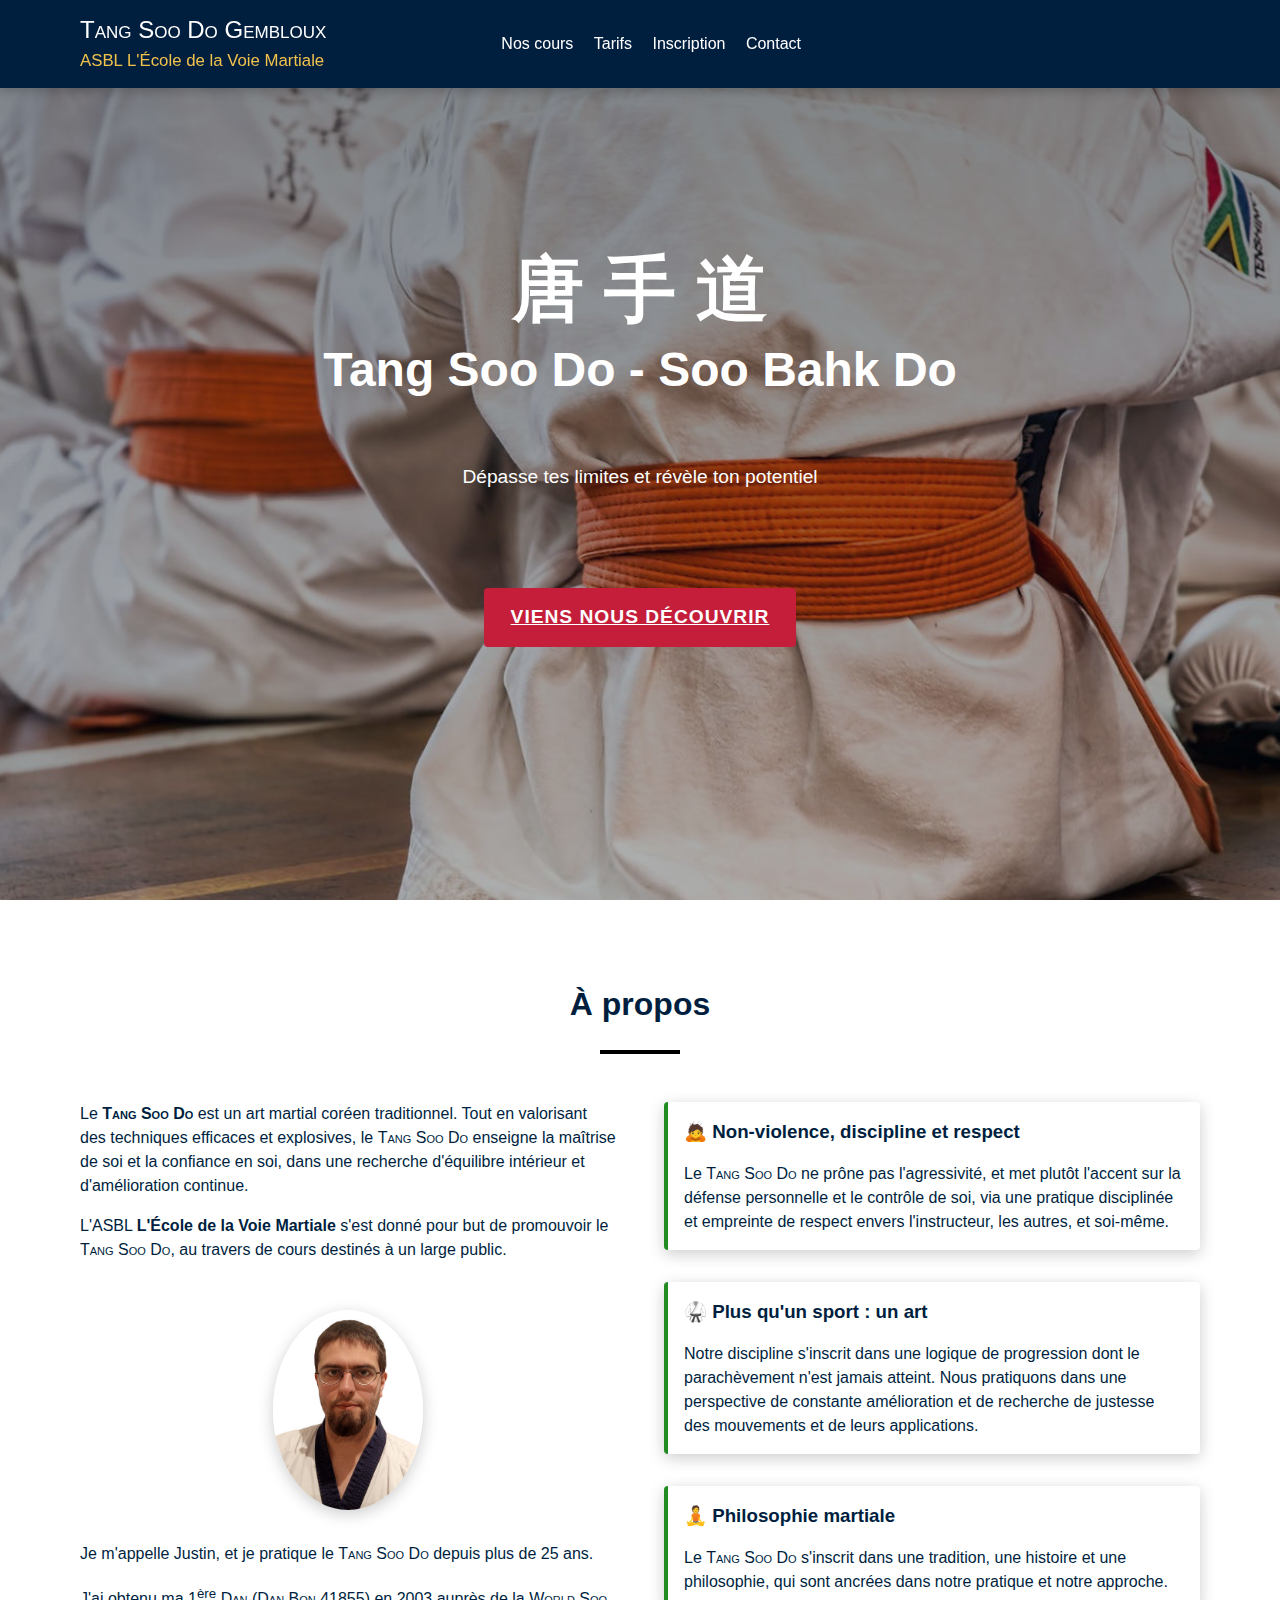
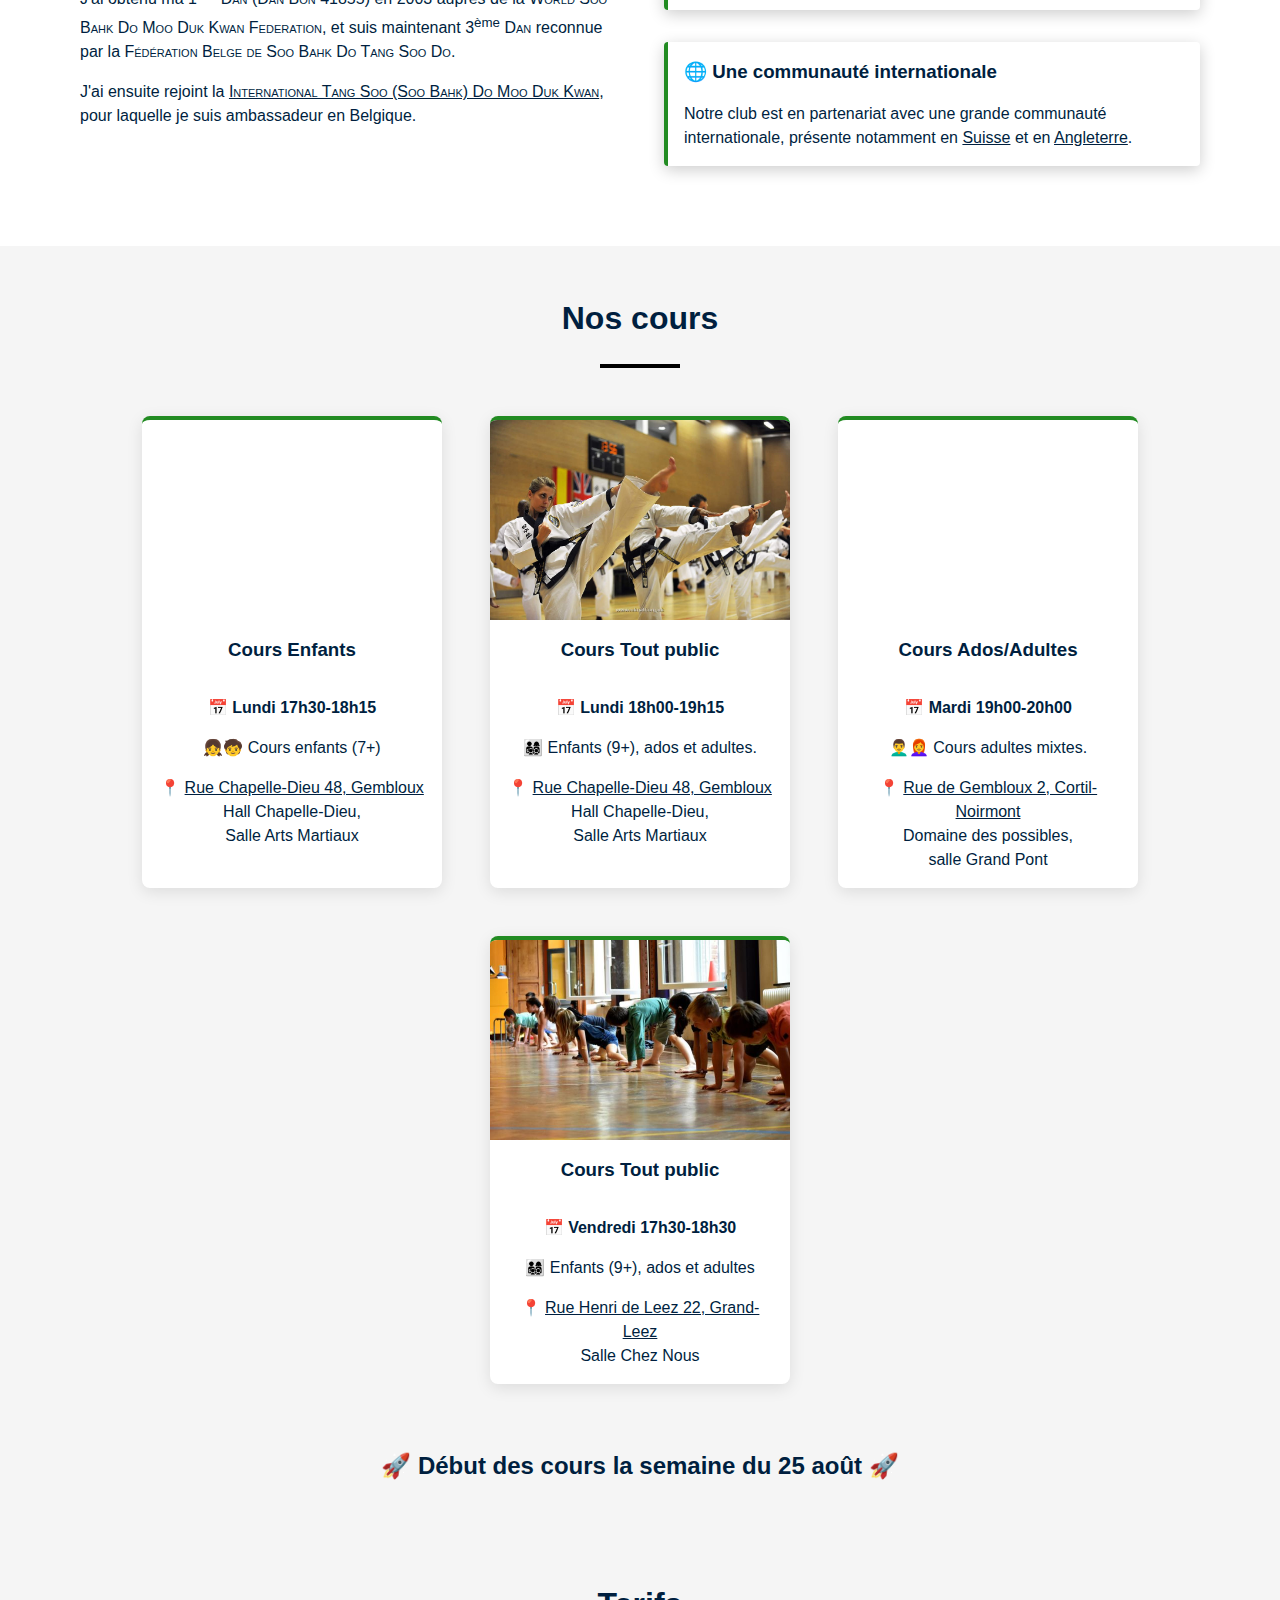
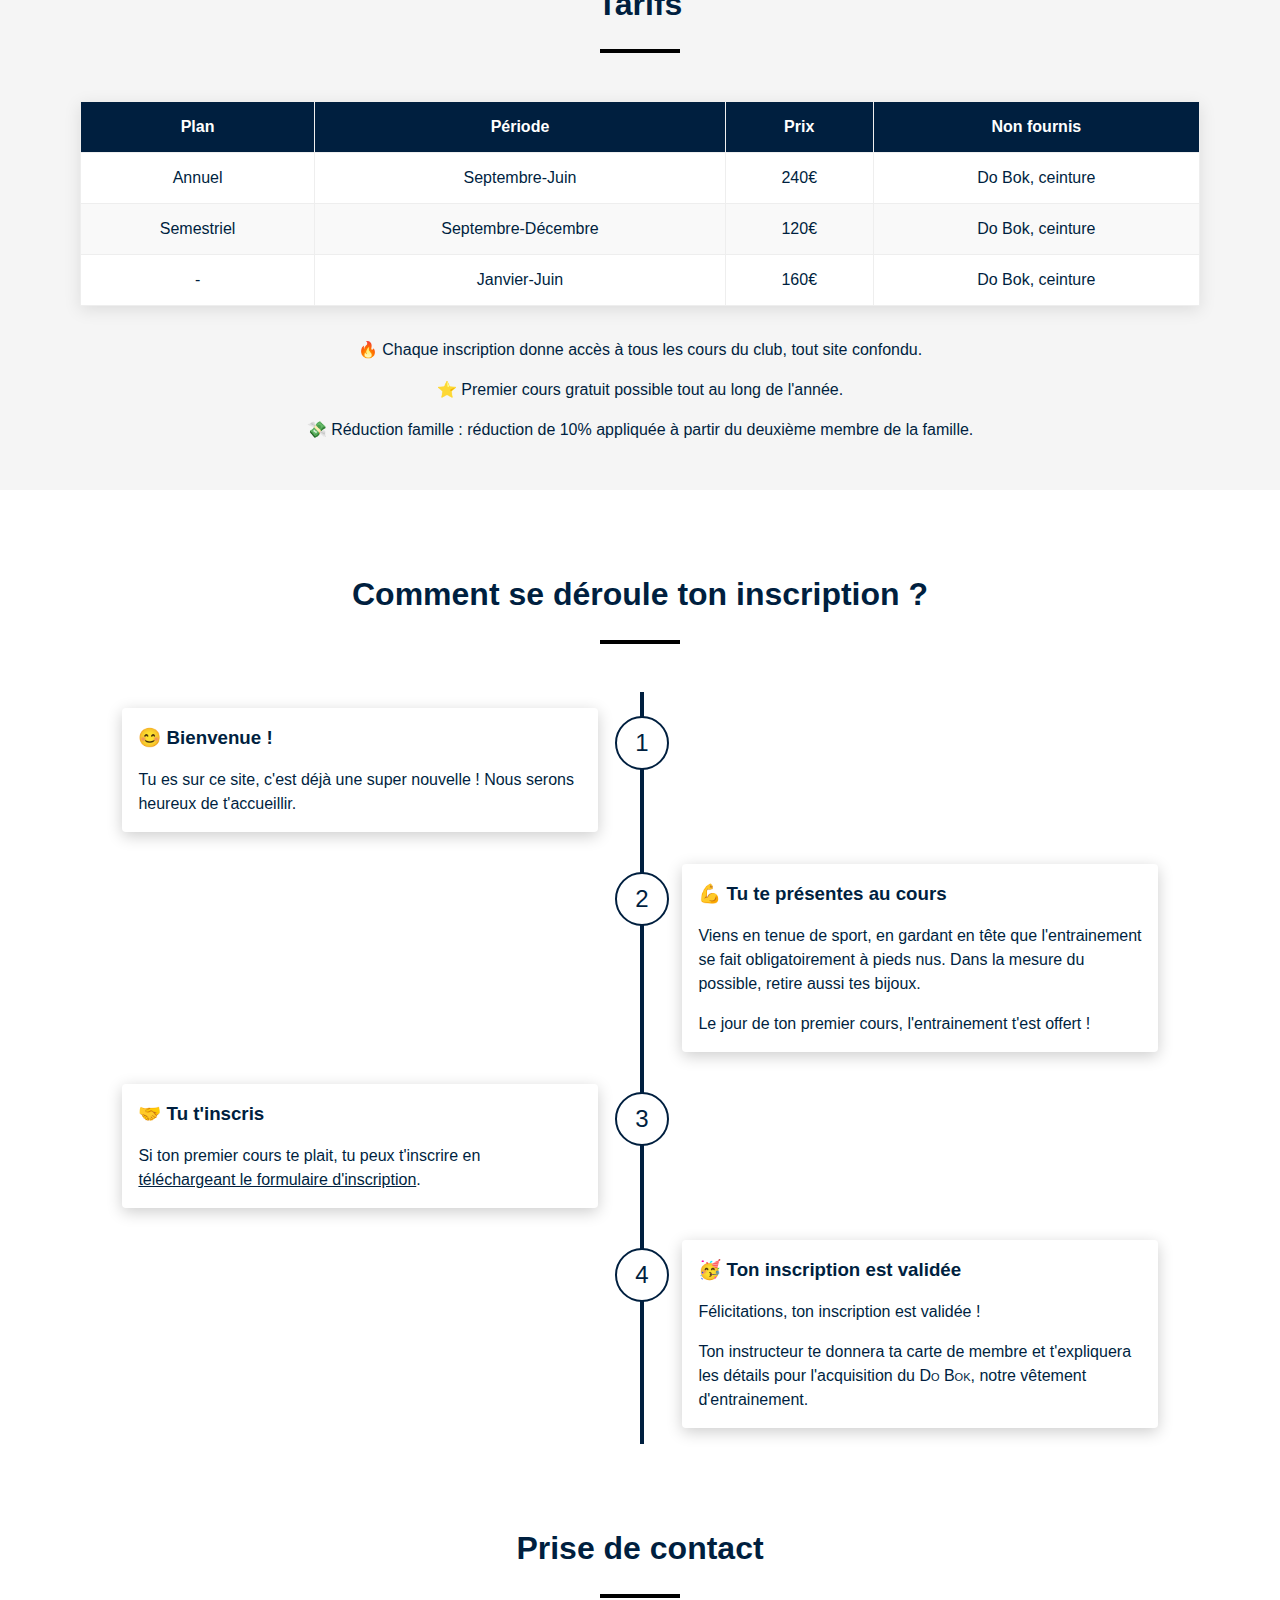
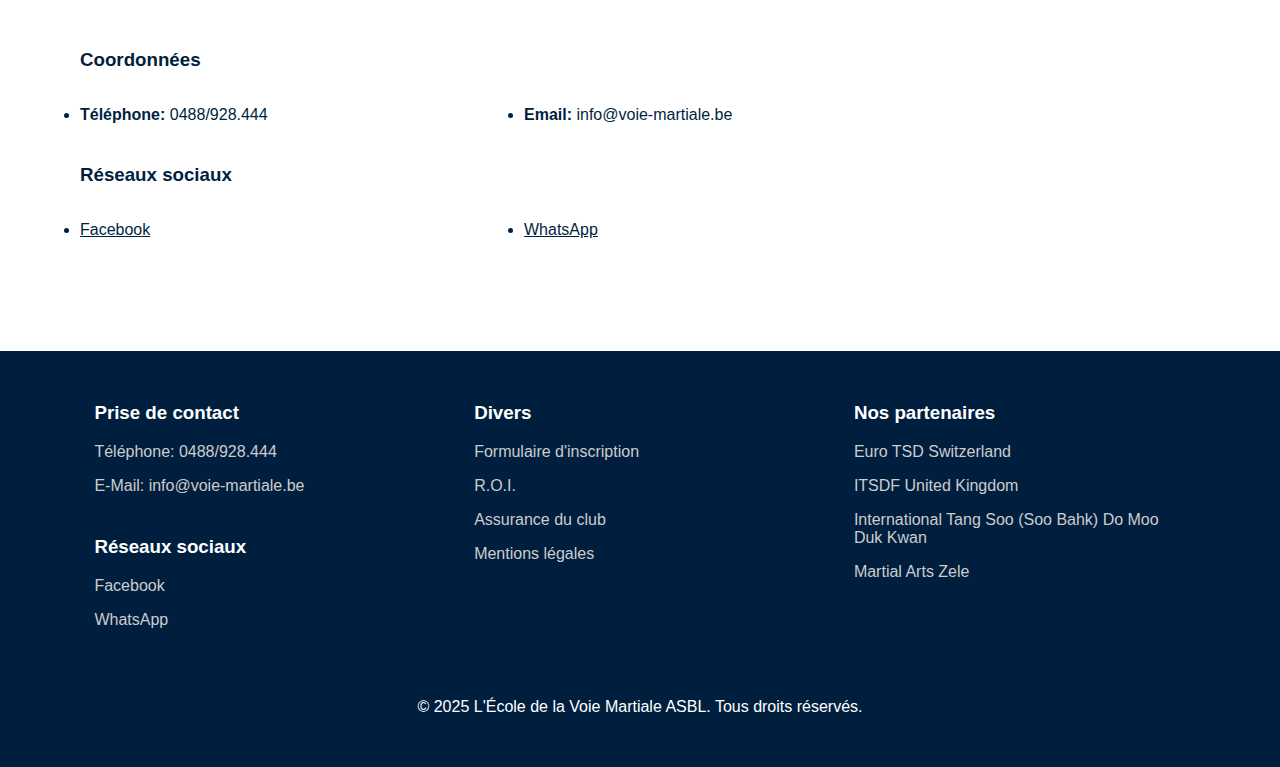
<file: src/index.htm>
<!doctype html>
<html lang="en">
  <head>
    <meta charset="UTF-8" />
    <meta name="viewport" content="width=device-width, initial-scale=1.0" />
    <title>L'École de la Voie Martiale</title>

    <link rel="icon" type="image/x-icon" href="assets/favicon.ico">
    <link rel="stylesheet" type="text/css" href="assets/style.css">
    <script type="text/javascript">
      function applyHRules()
      {
        const hruleElements = document.querySelectorAll("*[data-hrule]");
        for(const element of hruleElements) {
          const ruleAttribute = element.getAttribute("data-hrule") || "1em";
          element.classList.add("hrule");
          element.style.setProperty("--hrule", ruleAttribute);
        }
      }

      function alterAsideHyperlinks()
      {
        const OPEN_CLASS = "open";
  
        function buildCloseLink(panelElement) {
          const container = panelElement.querySelector(".container");
    
          const hr = document.createElement("hr");
          hr.setAttribute("data-hrule", "3em");
          const p = document.createElement("p");
          p.classList.add("center");
          const button = document.createElement("button");
          button.textContent = "Fermer";
          button.classList.add("btn");
    
          p.appendChild(button);
          container.appendChild(hr);
          container.appendChild(p);
    
          return button;
        }
  
        function closeAllPanels() {
          for(const { panelElement } of idPanelMapping.values()) {
            closePanel(panelElement);
          }
        }
        function closePanel(panelElement) {
          panelElement.classList.remove(OPEN_CLASS);
        }
        function openPanel(panelElement) {
          closeAllPanels();
          panelElement.classList.add(OPEN_CLASS);
        }
  
        // Create a mapping panelName=>[panelHyperlink, {panelElement, panelController-s}]
        const idPanelMapping = new Map();
        {
          for(const panelController of document.querySelectorAll("*[data-asidectrl]")) {
            const panelId = panelController.getAttribute("href").substring(1);
            const panelElement = document.getElementById(panelId);
            idPanelMapping.set(panelId, {
              panelElement,
              panelControllers: []
            });
          }
          for(const panelController of document.querySelectorAll("*[data-asidectrl]")) {
            const panelId = panelController.getAttribute("href").substring(1);
            idPanelMapping.get(panelId).panelControllers.push(panelController);
          }
        }
  
        // Alter all hyperlinks to have them opening a modal
        for(const { panelElement, panelControllers } of idPanelMapping.values()) {
          for(const panelController of panelControllers) {
            panelController.onclick = function(event) {
              event.preventDefault();
              openPanel(panelElement);
              return false;
            };
          }
        }
  
        // Make all modal auto-closeable on clicking their controller or background
        for(const { panelElement, panelController } of idPanelMapping.values()) {
          const buttonController = buildCloseLink(panelElement);
          panelElement.onclick = function(event) {
            const eventTarget = event.target;
            if(eventTarget == this || eventTarget == buttonController) {
              closePanel(this);
            }
          }
        }
  
        // find a modal to open, or make sure all are closed
        {
          const hash = (window.location.hash || "").substring(1);
          const entry = idPanelMapping.get(hash);
          if(entry) {
            const { panelElement, panelController } = entry;
            openPanel(panelElement);
          } else {
            closeAllPanels();
          }
        }
      }


      function addTimelineSlots()
      {
        for(const timelineElement of document.querySelectorAll('.timeline')) {
          let counter = 1;
          for(const slotElement of timelineElement.querySelectorAll('.timeline-slot')) {
            const slotNumberElement = document.createElement('div');
            slotNumberElement.classList.add('timeline-number');
            slotNumberElement.textContent = String(counter);
      
            slotElement.classList.add(
              counter % 2 ? 'left' : 'right'
            );
            slotElement.insertBefore(slotNumberElement, slotElement.firstChild);
      
            counter += 1;
          }
        }
      }


      window.onload = () => {
        alterAsideHyperlinks();
        addTimelineSlots();
        applyHRules();
      }
    </script>
  </head>
  <body>
    <div class="banner sticky">
      <div class="container columns">
        <div class="column">
          <address class="banner-address">
            <div class="banner-name">
              <span class="word">Tang&#160;Soo&#160;Do&#160;Gembloux</span><br>
              <small>ASBL L'École de la Voie Martiale</small>
            </div>
          </address>
        </div>
        <div class="column-2">
          <nav class="horizontal-menu">
            <ul>
              <li><a href="#schedule">Nos cours</a></li>
              <li><a href="#tarifs">Tarifs</a></li>
              <li><a href="#inscription">Inscription</a></li>
              <li><a href="#contact">Contact</a></li>
            </ul>
          </nav>
        </div>
      </div>
    </div>

    <header id="top" class="hero">
      <div class="container">
        <h1><b>唐&#160;手&#160;道</b><br>Tang&#160;Soo&#160;Do - Soo&#160;Bahk&#160;Do</h1>
          
        <p data-hrule="3em">
          Dépasse tes limites et révèle ton potentiel
        </p>
          
        <p data-hrule="5em">
          <a href="#schedule" class="btn primary">Viens nous découvrir</a>
        </p>
      </div>
    </header>

    <section id="about" class="about" data-hrule="5em">
      <div class="container">
        <h2>À propos</h2>
        <div class="columns" data-hrule="3em">
          <div class="column">
            <p>
              Le <strong><span class="word">Tang&#160;Soo&#160;Do</span></strong> est un art martial coréen traditionnel.
              Tout en valorisant des techniques efficaces et explosives,
              le <span class="word">Tang&#160;Soo&#160;Do</span> enseigne la maîtrise de soi et la confiance en soi,
              dans une recherche d'équilibre intérieur et d'amélioration continue.
            </p>
            <p data-hrule>
              L'ASBL <strong>L'École de la Voie Martiale</strong>
              s'est donné pour but de promouvoir le <span class="word">Tang&#160;Soo&#160;Do</span>,
              au travers de cours destinés à un large public.
            </p>
            <div class="me-pfp image-mepfp"></div>
            <p data-hrule="2em">
              Je m'appelle Justin,
              et je pratique le <span class="word">Tang&#160;Soo&#160;Do</span>
              depuis plus de 25 ans.
            </p>
            <p data-hrule>
              J'ai obtenu ma 1<sup>ère</sup>&#160;<span class="word">Dan</span>
              (<span class="word">Dan&#160;Bon</span>&#160;41855) en 2003
              auprès de la <span class="word">World Soo Bahk Do Moo Duk Kwan Federation</span>,
              et suis maintenant 3<sup>ème</sup>&#160;<span class="word">Dan</span> reconnue par la
              <span class="word">Fédération Belge de Soo Bahk Do Tang Soo Do</span>.
            </p>
            <p data-hrule>
              J'ai ensuite rejoint la
              <a href="https://www.moodukkwan.co.uk" target="_blank"><span class="word">International Tang Soo (Soo Bahk) Do Moo Duk Kwan</span></a>,
              pour laquelle je suis ambassadeur en Belgique.
            </p>
          </div>
          <div class="about-features column">
            <div class="feature">
              <h3>🙇 Non-violence, discipline et respect</h3>
              <p data-hrule>
                Le <span class="word">Tang&#160;Soo&#160;Do</span> ne prône pas l'agressivité, et met plutôt l'accent sur
                la défense personnelle et le contrôle de soi, via une pratique disciplinée et empreinte de respect
                envers l'instructeur, les autres, et soi-même.
              </p>
            </div>
            <div class="feature">
              <h3>🥋 Plus qu'un sport&#160;: un art</h3>
              <p data-hrule>
                Notre discipline s'inscrit dans une logique de progression
                dont le parachèvement n'est jamais atteint. Nous pratiquons dans une perspective
                de constante amélioration et de recherche de justesse des mouvements
                et de leurs applications.
              </p>
            </div>
            <div class="feature">
              <h3>🧘 Philosophie martiale</h3>
              <p data-hrule>
                Le <span class="word">Tang&#160;Soo&#160;Do</span> s'inscrit dans une tradition, une histoire et une
                philosophie, qui sont ancrées dans notre pratique et notre approche.
              </p>
            </div>
            <div class="feature">
              <h3>🌐 Une communauté internationale</h3>
              <p data-hrule>
                Notre club est en partenariat avec une grande communauté internationale,
                présente notamment en <a href="https://www.eurotangsoodo.com" target="_blank">Suisse</a>
                et en <a href="https://uktsdf.org.uk" target="_blank">Angleterre</a>.
              </p>
            </div>
          </div>
        </div>
      </div>
    </section>

  <div class="greyed" data-hrule="5em">

    <section id="schedule">
      <div class="container center">
        <h2>Nos cours</h2>
        <div class="columns center" data-hrule="3em">
          <div class="column card">
            <div class="card-image image-all"></div>
            <div class="card-content">
              <h3>Cours Enfants</h3>
              <p data-hrule="2em">
                <b>📅 Lundi 17h30-18h15</b>
              </p>
              <p data-hrule>
                👧🧒 Cours enfants (7+)
              </p>
              <p data-hrule>
                📍 <a href="https://www.google.be/maps/place/Hall+Omnisport+de+Chapelle-Dieu/@50.5591484,4.6957138,17z/data=!4m15!1m8!3m7!1s0x47c182435acc2947:0x132c026f44a42180!2sRue+Chapelle-Dieu,+5030+Gembloux!3b1!8m2!3d50.559145!4d4.6982887!16s%2Fg%2F1tfhfkv8!3m5!1s0x47c18244ba27cf1d:0xfd3cf15ce156b0ad!8m2!3d50.5581603!4d4.6984149!16s%2Fg%2F1tkqzdnd?entry=ttu&g_ep=EgoyMDI1MDQwNy4wIKXMDSoASAFQAw%3D%3D" target="_blank">Rue Chapelle-Dieu 48, Gembloux</a><br>Hall Chapelle-Dieu,<br>Salle Arts Martiaux
              </p>
            </div>
          </div>
          <div class="column card">
            <div class="card-image image-adults"></div>
            <div class="card-content">
              <h3>Cours Tout public</h3>
              <p data-hrule="2em">
                <b>📅 Lundi 18h00-19h15</b>
              </p>
              <p data-hrule>
                👨‍👩‍👧‍👦 Enfants (9+), ados et adultes.
              </p>
              <p data-hrule>
                📍 <a href="https://www.google.be/maps/place/Hall+Omnisport+de+Chapelle-Dieu/@50.5591484,4.6957138,17z/data=!4m15!1m8!3m7!1s0x47c182435acc2947:0x132c026f44a42180!2sRue+Chapelle-Dieu,+5030+Gembloux!3b1!8m2!3d50.559145!4d4.6982887!16s%2Fg%2F1tfhfkv8!3m5!1s0x47c18244ba27cf1d:0xfd3cf15ce156b0ad!8m2!3d50.5581603!4d4.6984149!16s%2Fg%2F1tkqzdnd?entry=ttu&g_ep=EgoyMDI1MDQwNy4wIKXMDSoASAFQAw%3D%3D" target="_blank">Rue Chapelle-Dieu 48, Gembloux</a><br>Hall Chapelle-Dieu,<br>Salle Arts Martiaux
              </p>
            </div>
          </div>
          <div class="column card">
            <div class="card-image image-men"></div>
            <div class="card-content">
              <h3>Cours Ados/Adultes</h3>
              <p data-hrule="2em">
                <b>📅 Mardi 19h00-20h00</b>
              </p>
              <p data-hrule>
                 👨‍🦱👩‍🦰 Cours adultes mixtes.
              </p>
              <p data-hrule>
                📍 <a href="https://www.google.com/maps/place/Domaine+des+Possibles/@50.5762776,4.6458678,17z/data=!3m1!4b1!4m6!3m5!1s0x47c181ef0c255daf:0xebfef43493e3902d!8m2!3d50.5762776!4d4.6484427!16s%2Fg%2F1thgg56r?entry=ttu&amp;g_ep=EgoyMDI1MDEyMC4wIKXMDSoASAFQAw%3D%3D" target="_blank">Rue de Gembloux 2, Cortil-Noirmont</a><br>Domaine des possibles,<br>salle Grand Pont
              </p>
            </div>
          </div>
          <div class="column card">
            <div class="card-image image-children"></div>
            <div class="card-content">
              <h3>Cours Tout public</h3>
              <p data-hrule="2em">
                <b>📅 Vendredi 17h30-18h30</b>
              </p>
              <p data-hrule>
                👨‍👩‍👧‍👦 Enfants (9+), ados et adultes
              </p>
              <p data-hrule>
                📍 <a href="https://www.google.com/maps/place/Salle+'Chez+nous'/@50.5816946,4.761591,17z/data=!3m1!4b1!4m6!3m5!1s0x47c183524165328d:0xe512e5dbf73f6191!8m2!3d50.5816946!4d4.7641659!16s%2Fg%2F11rv1vgm94?entry=ttu&amp;g_ep=EgoyMDI1MDEyMC4wIKXMDSoASAFQAw%3D%3D" target="_blank">Rue Henri de Leez 22, Grand-Leez</a><br>Salle Chez Nous
              </p>
            </div>
          </div>
        </div>
        

        <div class="center" data-hrule="3em" style="display:inline-block;padding: 1em">
          <p style="font-size: 1.5em">🚀 <b>Début des cours la semaine du 25 août</b> 🚀</p>
        </div>
      </div>
    </section>

    <section id="tarifs" data-hrule="5em">
      <div class="container">
        <h2>Tarifs</h2>
        <div data-hrule="3em">
          <table>
            <thead>
              <tr>
                <th>Plan</th>
                <th>Période</th>
                <th>Prix</th>
                <th>Non fournis</th>
              </tr>
            </thead>
            <tbody>
              <tr>
                <td>Annuel</td>
                <td>Septembre-Juin</td>
                <td>240€</td>
                <td>Do Bok, ceinture</td>
              </tr>
              <tr>
                <td>Semestriel</td>
                <td>Septembre-Décembre</td>
                <td>120€</td>
                <td>Do Bok, ceinture</td>
              </tr>
              <tr>
                <td>-</td>
                <td>Janvier-Juin</td>
                <td>160€</td>
                <td>Do Bok, ceinture</td>
              </tr>
            </tbody>
          </table>
          <p class="center" data-hrule="2em">
            🔥 Chaque inscription donne accès à tous les cours du club, tout site confondu.
          </p>
          <p class="center" data-hrule>
            ⭐ Premier cours gratuit possible tout au long de l'année.
          </p>
          <p class="center" data-hrule>
            💸 Réduction famille&#160;:
              réduction de 10% appliquée à partir du deuxième membre de la famille.
          </p>
        </div>
      </div>
    </section>

  </div>

    <section id="inscription" data-hrule="5em">
      <div class="container">
        <h2>Comment se déroule ton inscription&#160;?</h2>
        
        <div class="timeline" data-hrule="3em">
          <div class="timeline-slot">
            <div class="container box">
              <h3>😊 Bienvenue&#160;!</h3>
              <p data-hrule>
                Tu es sur ce site, c'est déjà une super nouvelle&#160;!
                Nous serons heureux de t'accueillir.
              </p>
            </div>
          </div>
            
          <div class="timeline-slot">
            <div class="container box">
              <h3>💪 Tu te présentes au cours</h3>
              <p data-hrule>
                Viens en tenue de sport, en gardant en tête que l'entrainement se fait obligatoirement
                à pieds nus. Dans la mesure du possible, retire aussi tes bijoux.
              </p>
              <p data-hrule>
                Le jour de ton premier cours, l'entrainement t'est offert&#160;!
              </p>
            </div>
          </div>

          <div class="timeline-slot">
            <div class="container box">
              <h3>🤝 Tu t'inscris</h3>
              <p data-hrule>
                Si ton premier cours te plait, tu peux t'inscrire en <a href="assets/tsd-form.pdf">téléchargeant le formulaire
                d'inscription</a>.
              </p>
            </div>
          </div>

          <div class="timeline-slot">
            <div class="container box">
              <h3>🥳 Ton inscription est validée</h3>
              <p data-hrule>
                Félicitations, ton inscription est validée&#160;!
              </p>
              <p data-hrule>
                Ton instructeur te donnera ta carte de membre et
                t'expliquera les détails pour l'acquisition du
                <span class="word">Do&#160;Bok</span>, notre vêtement d'entrainement.
              </p>
            </div>
          </div>
        </div>
      </div>
    </section>

    <section id="contact" class="contact-area" data-hrule="5em">
      <div class="container">
        <h2>Prise de contact</h2>
        <div class="box" data-hrule="3em" style="display:inline-block;width: 75%">
          <h3>Coordonnées</h3>
          <ul data-hrule="2em" class="columns center-attraction">
            <li class="column"><b>Téléphone:</b> 0488/928.444</li>
            <li class="column"><b>Email:</b> info@voie-martiale.be</li>
          </ul>
          
          <h3 data-hrule="2em">Réseaux sociaux</h3>
            
          <ul data-hrule="2em" class="columns center-attraction">
            <li class="column"><a href="https://www.facebook.com/profile.php?id=61575953188496" target="_blank">Facebook</a></li>
            <li class="column"><a href="https://wa.me/32488928444?text=Bonjour,%20le%20Tang%20Soo%20Do%20m'int%C3%A9resse%20!" target="_blank">WhatsApp</a></li>
          </ul>
        </div>
          
          <!--
          <div class="column">
            <form id="app-contact-form" action="./contact" method="POST">
              <div class="form-group">
                <label for="email">Email (obligatoire)</label>
                <input type="email" id="email" name="email" value='justin.dekeyser@gmail.com' required>
              </div>
              <div class="form-group">
                <label for="telephone">Téléphone (facultatif)</label>
                <input type="tel" id="telephone" name="telephone" value='0488928444'>
              </div>
              <div class="form-group">
                <label for="subject">Sujet général</label>
                  <select id="subject" name="subject">
                    <option value="info-classes">Renseignement nouveau membre</option>
                    <option value="unsubscribe">Désinscription à la newsletter</option>
                    <option value="">Autre</option>
                  </select>
              </div>
              <div class="form-group">
                <label for="message">Message</label>
                <textarea id="message" name="message" rows="4">Ceci est un message d'exemple</textarea>
              </div>
              <button type="submit" class="btn primary" name="submitCtrl" disabled>Envoyer</button>
            </form>
          </div>
          -->
        </div>
      </div>
    </section>

    <footer data-hrule="7em" class="footer" id="footer">
      <div class="container">
        <div class="columns">
          <div class="column">
            <h3>Prise de contact</h3>
            <ul data-hrule class="light-text-color">
              <li>Téléphone: 0488/928.444</li>
              <li>E-Mail: <a href="mailto:info@voie-martiale.be">info@voie-martiale.be</a></li>
            </ul>
            
            <h3 data-hrule="2em">Réseaux sociaux</h3>
            <ul data-hrule class="light-text-color">
              <li><a href="https://www.facebook.com/profile.php?id=61575953188496" target="_blank">Facebook</a></li>
              <li><a href="https://wa.me/32488928444?text=Bonjour,%20le%20Tang%20Soo%20Do%20m'int%C3%A9resse%20!" target="_blank">WhatsApp</a></li>
            </ul>
          </div>
          <div class="column">
            <h3>Divers</h3>
            <ul data-hrule class="light-text-color">
              <li><a href="assets/tsd-form.pdf">Formulaire d'inscription</a></li>
              <li><a href="#roi" data-asidectrl>R.O.I.</a></li>
              <li><a href="#insurance" data-asidectrl>Assurance du club</a></li>
              <li><a href="#legals" data-asidectrl>Mentions légales</a></li>
            </ul>
          </div>
          <div class="column">
            <h3>Nos partenaires</h3>
            <ul data-hrule class="light-text-color">
              <li><a href="https://www.eurotangsoodo.com" target="_blank">Euro TSD Switzerland</a></li>
              <li><a href="https://uktsdf.org.uk" target="_blank">ITSDF United Kingdom</a></li>
              <li><a href="https://www.moodukkwan.co.uk" target="_blank">International Tang Soo (Soo Bahk) Do Moo Duk Kwan</a>
              <li><a href="https://martialarts-zele.be" target="_blank">Martial Arts Zele</a></li>
            </ul>
          </div>
          <!--
          <div class="column-2">
            <h3>Reste au courant</h3>
            <p data-hrule class="light-text-color">
              Inscris-toi à la newsletter pour rester au courant des dernières annonces et événements.
            </p>
            <form data-hrule class="newsletter-form">
              <input type="email" placeholder="Adresse e-mail">
              <button type="submit" class="btn">S'inscrire</button>
            </form>
          </div>
          -->
        </div>
    
        <hr data-hrule="3em">
        
        <div class="center">
          <div class="badge image-eurotsd"></div>
          <p>
            &copy; 2025 L'École de la Voie Martiale ASBL. Tous droits réservés.
          </p>
        </div>
      </div>
    </footer>
    
    <aside id="legals">
      <div class="container text-flow">
        <h2>Mentions légales</h2>
            <h3>1. Informations Légales</h3>
        
            <p>Conformément à la loi belge, voici les informations obligatoires concernant le site
              internet de <strong>L'École de la Voie Martiale</strong> :</p>
            <ul>
                <li><strong>Nom du club&#160;:</strong> Tang Soo Do Gembloux</li>
                <li><strong>Nom de l'ASBL&#160;:</strong> L'École de la Voie Martiale ASBL</li>
                <li><strong>Siège social&#160;:</strong> Rue Elisabeth n44, 5030 Gembloux, Belgique</li>
                <li><strong>Numéro d'entreprise&#160;:</strong> BE1020174239</li>
                <li><strong>Adresse e-mail&#160;:</strong> info@voie-martiale.be</li>
                <li><strong>Webmaster&#160;:</strong> Justin Dekeyser</li>
                <li><strong>Hébergeur du site&#160;:</strong> <a href="https://www.o2switch.fr" target="_blank">O2Switch</a>, Chemin des Pardiaux
63000 Clermont-Ferrand, France</li>
            </ul>
    
            <h3>2. Propriété Intellectuelle</h3>
            <p>
              Tous les contenus présents sur ce site (textes, images, vidéos, logos, etc.) sont la propriété exclusive de <strong>L'École de la Voie Martiale ASBL</strong> ou sont utilisés avec autorisation ou conformément aux licenses d'utilisation.
            </p>
            <ul>
              <li>Le badge de l'école est propriété de <a href="https://www.eurotangsoodo.com/" target="_blank">Euro TSD Switzerland</a></li>
              <li>L'image thumbnail illustrant des enfants en cours, est propriété de <a href="https://www.eurotangsoodo.com/" target="_blank">Euro TSD Switzerland</a></li>
              <li>L'image thumbnail illustrant une personne portant un coup de pied, est propriété de <a href="https://uktsdf.org.uk" target="_blank">ITSDF United Kingdom</a></li>
              <li>L'image de fond utilisé en haut de site, provient de <a href="https://pixabay.com/photos/karate-martial-arts-sport-belt-1665606/" target="_blank">Pixabay</a></li>
            </ul>
            <p>
              Toute reproduction ou utilisation sans autorisation du contenu du présent site, est interdite.
            </p>
    
            <h3>3. Protection des Données Personnelles</h3>
            <p>Le club sportif respecte la réglementation en vigueur sur la protection des données personnelles (RGPD). Les informations collectées sur ce site sont destinées à des fins de gestion des membres et d’amélioration des services. Vous disposez d’un droit d’accès, de rectification et de suppression de vos données en contactant <strong>info@voie-martiale.be</strong>.</p>
    
            <h3>4. Cookies</h3>
            <p>Ce site n'utilise pas de cookies.</p>
    
            <h3>5. Responsabilité</h3>
            <p>Le club sportif met tout en œuvre pour assurer l'exactitude des informations diffusées sur ce site, mais ne peut être tenu responsable en cas d'erreurs ou d'omissions. L'utilisation du site est sous l'entière responsabilité de l'utilisateur.</p>
    
            <h3>6. Droit Applicable et Litiges</h3>
            <p>Les présentes mentions légales sont soumises au droit belge. En cas de litige, le <strong>Tribunal de l'entreprise de Liège, division Namur</strong> sera compétent.</p>
    
            <h3>7. Conditions d'utilisation</h3>
            <p>
              Les visiteurs de ce site s'engagent à l'utiliser dans une limite raisonable d'utilisation.
              En outre, toute utilisation dans un contexte de webscraping, est non autorisée.
            </p>
    
            <hr>
            <p>Pour toute question relative aux mentions légales, veuillez contacter <strong>info@voie-martiale.be</strong>.</p>
      </div>
    </aside>
    
    <aside id="insurance">
      <div class="container text-flow">
        <h2>Police d'assurance du club</h2>
        <p>
          Lors de votre inscription au club, vous êtes couvert par l'assurance du club pour
          différents accidents qui pourraient survenir de manière fortuite.
        </p>
        <p class="center">
          <a href="https://www.ethias.be/pro/fr/public/assurances/sport.html" target="_blank">Consulter la fiche du produit assurance</a>.
        </p>
        <p>
          Les informations et avis médicaux renseignés lors de votre inscription et de votre
          renouvellement annuel ou semestriel, constituent une étape importante de cette affiliation.
          Vous vous engagez à ce que les informations soient le plus correctes et complètes que possibles.
        </p>
        <p>
          Pour de plus ambles informations, contactez votre instructeur principal,
          ou utilisez l'email de l'ASBL.
        </p>
      </div>
    </aside>
    
    <aside id="roi">
      <div class="container text-flow">
        <h2>Règlement d'Ordre Intérieur</h2>
        <p>
          Le document suivant reprend le règlement d'ordre intérieur du club, en l'état du mois d'Avril 2025.
          Les membres du club s'engagent à avoir pris connaissance du présent règlement lors
          de leur inscription et de leur renouvellement annuel ou semestriel.
        </p>
        <hr>

        <ul>
  
          <li>Les membres adhérents déclarent avoir pris connaissance du présent règlement
            au moment où ils émettent leur formulaire de cotisation dûement complété et signé.
          </li>
  
          <li>
            Le montant des cotisations annuelles des membres adhérents est fixé conformément aux informations présentes sur le site internet.
          </li>

        </ul>

        <ul>
          
          <!-- Informations médicales -->

          <li>Les membres adhérents déclarent que les informations médicales transmises lors de leur
            inscription, ou leur renouvellement semestriel ou annuel, sont à leur connaissance correctes. En particulier,
            aucune omission pertinente à leur sécurité et à la sécurité des autres membres du club
            n'a été commise.
          </li>
  
          <li>Les membres adhérents s'engagent à prévenir leur instructeur dans le cas où leur situation
            médicale évoluerait, afin de garantir leur sécurité et celle des autres membres du club.
          </li>
  
          <li>Les membres adhérents s'engagent à se présenter au cours sans bijoux qui pourraient les blesser
            ou blesser d'autres membres, par suite de contacts physiques. Cette restriction comprend
            les boucles d'oreille (de tout type), les colliers, les bracelets, les montres, &hellip;
          </li>
          
          <!-- Hygiène et comportement -->
  
          <li>Les membres adhérents s'engagent à participer aux cours sans être sous influence
            de drogues ou d'alcool.
          </li>
  
          <li>Les membres adhérents s'engagent à se présenter au cours avec une hygiène corporelle correcte.
            Ceci comprend un soin pédicure adéquat, pour éviter les griffures.
          </li>
  
          <li>Les membres adhérents s'engagent à participer aux cours de manière correcte et civilisée,
            en respectant les autres membres et le matériel de la salle.
          </li>
  
          <li>Les membres adhérents s'engagent à se présenter aux cours à l'heure.
            En cas de retard, l'instructeur pourra demander au membre de se soumettre à des exercices individuels,
            afin de garantir un échauffement adéquat.
          </li>
  
          <li>Tout membre adhérent qui ne respecte pas les distances de sécurité imposée par l'instructeur,
            ou qui présente un comportement violent ou désinvolte, peut se voir exclu à effet immédiat.
          </li>
          
          <!-- Responsabilité hors de la salle -->
  
          <li>L'ASBL n'est pas responsable des membres une fois que ceux-ci quittent la salle de l'entrainement
            (notamment: dans les vestiaires et sur les parkings).
          </li>
  
          <li>L'ASBL n'est pas responsable des objets personnels que les membres apportent au cours,
            et ne couvre ni les dégâts, ni les pertes, ni les vols.
          </li>
          
          <!-- Tenue et protocols -->
  
          <li>Les membres adhérents veilleront à respecter les protocoles de salut enseignés par l'école,
            et veillera en particulier à respecter la hiérarchie induite par les grades.
          </li>
  
          <li>Les membres adhérents se présenteront aux cours habillés de leur Do Bok.
            Les chaussettes et chaussures ne sont pas autorisées, sauf sous accord explicite de l'instructeur.
          </li>
  
          <li>
            Le badge du club, mis à disposition des membres pour les cours et à coudre au Do Bok,
            pourra en aucun cas être utilisé hors du contexte strict du club,
            sauf accord préalable de l'instructeur principal.
          </li>
  
        </ul>
      </div>
    </aside>
  </body>
</html>
</file>
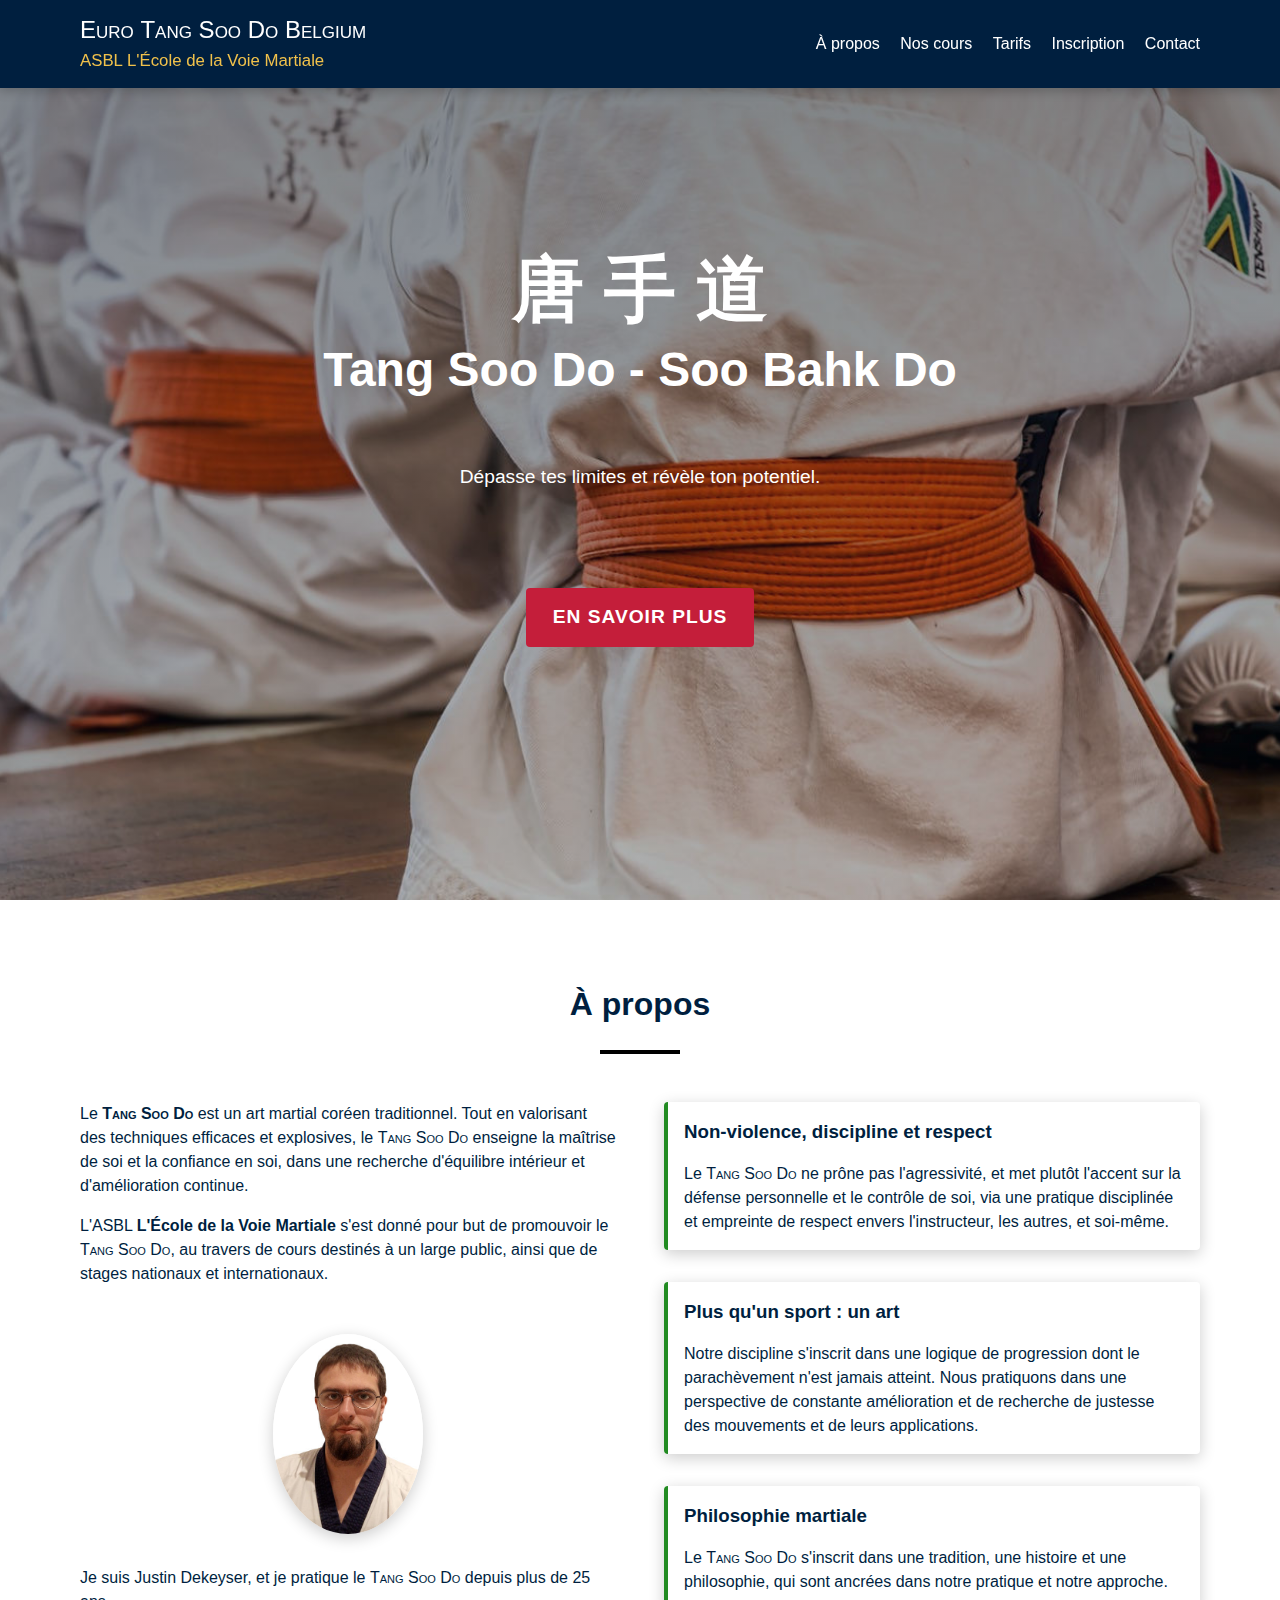
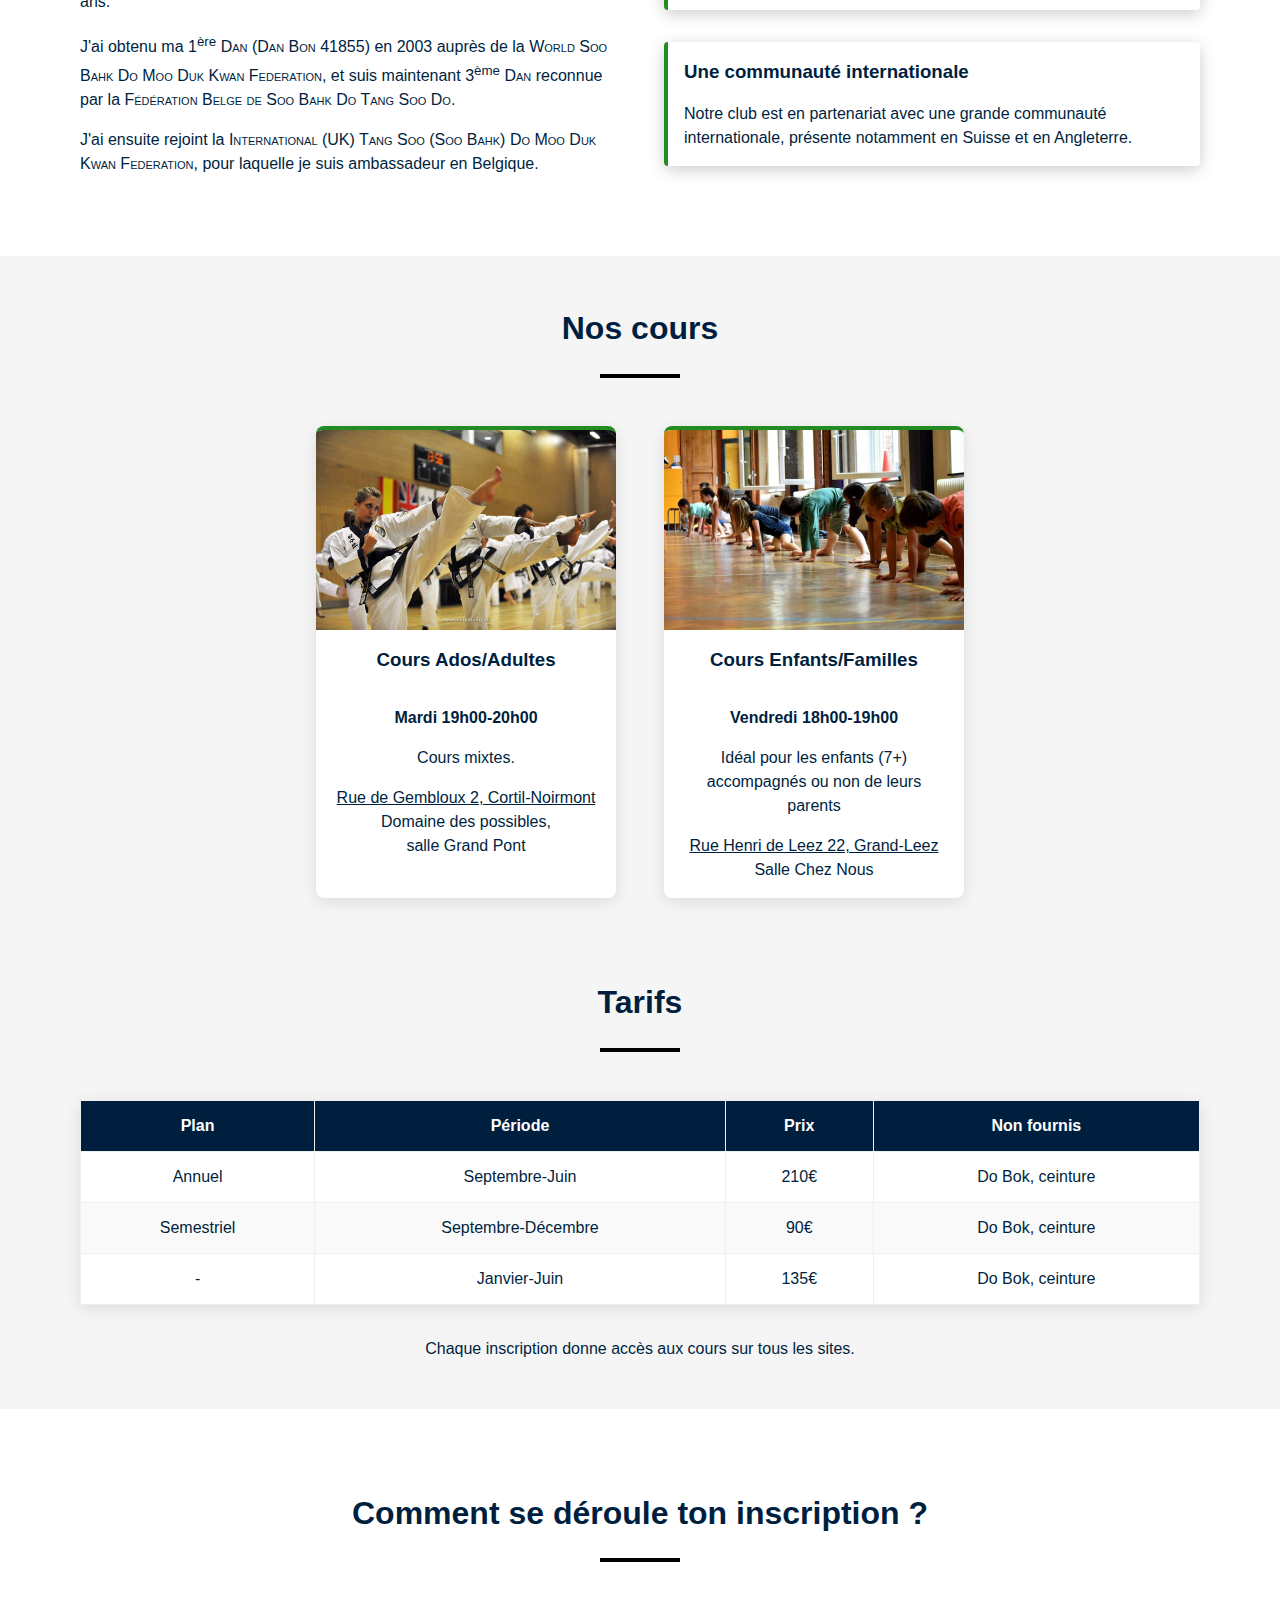
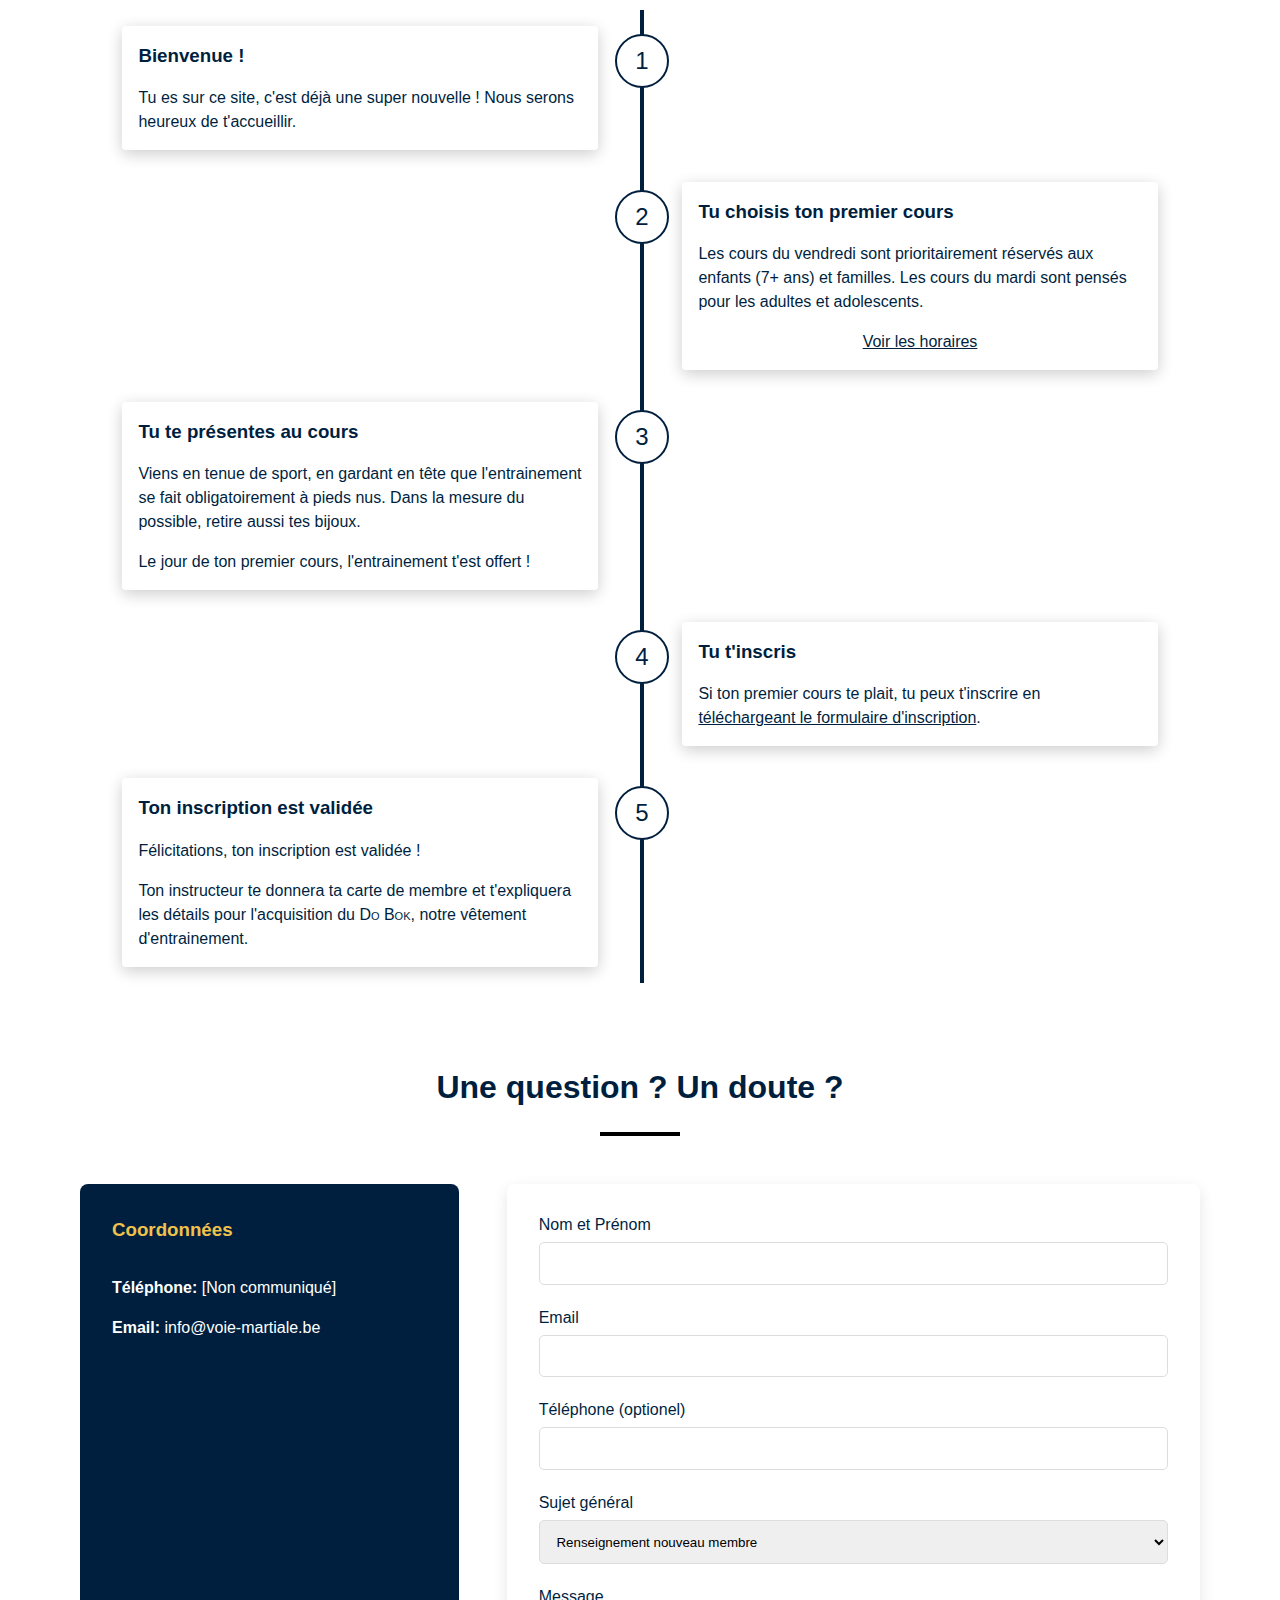
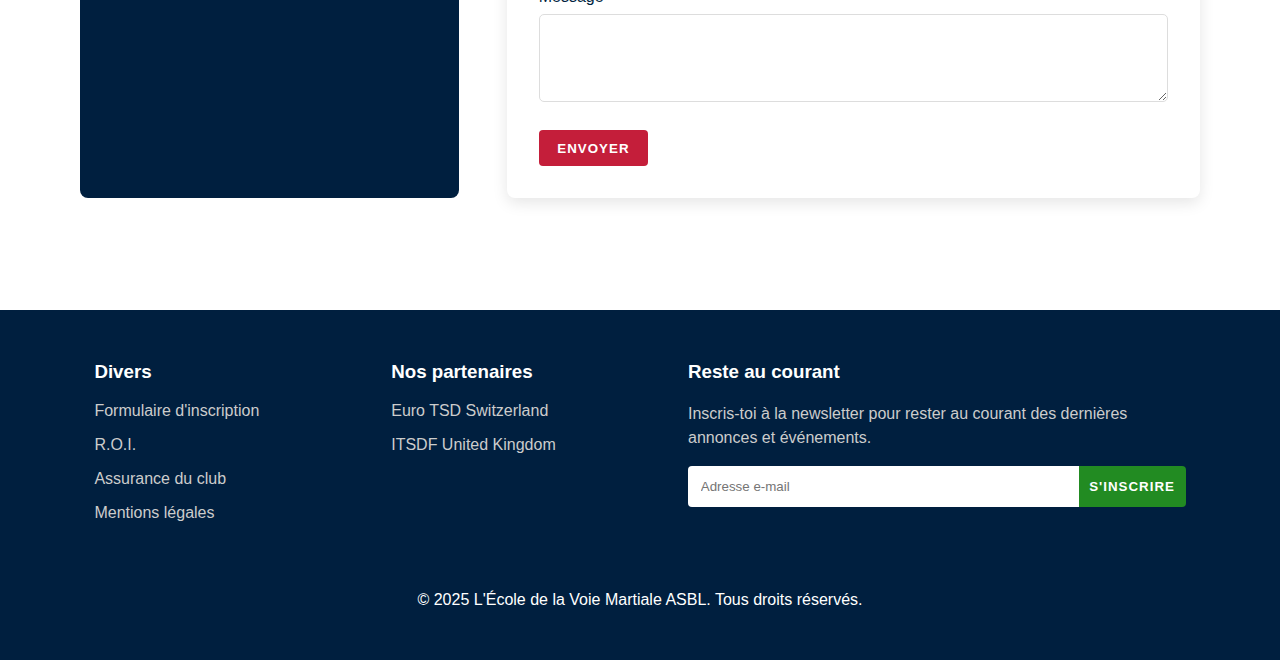
<file: src/assets/index.htm>
<!doctype html>
<html lang="en">
  <head>
    <meta charset="UTF-8" />
    <meta name="viewport" content="width=device-width, initial-scale=1.0" />
    <link rel="icon" type="image/x-icon" href="favicon.ico">
    <title>L'École de la Voie Martiale</title>
    
    <link rel="stylesheet" type="text/css" href="style.css">
    <script type="text/javascript" src="script.js"></script>
  </head>
  <body>
    <div class="banner">
      <div class="container columns">
        <div>
          <address>
            <span class="word">Euro&#160;Tang&#160;Soo&#160;Do&#160;Belgium</span><br>
            <small>ASBL L'École de la Voie Martiale</small>
          </address>
        </div>
        <nav class="horizontal-menu">
          <ul>
            <li><a href="#about">À propos</a></li>
            <li><a href="#schedule">Nos cours</a></li>
            <li><a href="#tarifs">Tarifs</a></li>
            <li><a href="#inscription">Inscription</a></li>
            <li><a href="#contact">Contact</a></li>
          </ul>
        </nav>
      </div>
    </div>

    <header id="top" class="hero">
      <div class="container">
        <h1><b>唐&#160;手&#160;道</b><br>Tang&#160;Soo&#160;Do - Soo&#160;Bahk&#160;Do</h1>
          
        <p data-hrule="3em">
          Dépasse tes limites et révèle ton potentiel.
        </p>
          
        <p data-hrule="5em">
          <span class="btn primary"><a href="#about">En savoir plus</a></span>
        </p>
      </div>
    </header>

    <section id="about" class="about" data-hrule="5em">
      <div class="container">
        <h2>À propos</h2>
        <div class="columns" data-hrule="3em">
          <div class="column">
            <p>
              Le <strong><span class="word">Tang&#160;Soo&#160;Do</span></strong> est un art martial coréen traditionnel.
              Tout en valorisant des techniques efficaces et explosives,
              le <span class="word">Tang&#160;Soo&#160;Do</span> enseigne la maîtrise de soi et la confiance en soi,
              dans une recherche d'équilibre intérieur et d'amélioration continue.
            </p>
            <p data-hrule>
              L'ASBL <strong>L'École de la Voie Martiale</strong>
              s'est donné pour but de promouvoir le <span class="word">Tang&#160;Soo&#160;Do</span>,
              au travers de cours destinés à un large public, ainsi que de stages
              nationaux et internationaux.
            </p>
            <div class="me-pfp image-mepfp"></div>
            <p data-hrule="2em">
              Je suis Justin Dekeyser,
              et je pratique le <span class="word">Tang&#160;Soo&#160;Do</span>
              depuis plus de 25 ans.
            </p>
            <p data-hrule>
              J'ai obtenu ma 1<sup>ère</sup>&#160;<span class="word">Dan</span>
              (<span class="word">Dan&#160;Bon</span>&#160;41855) en 2003
              auprès de la <span class="word">World Soo Bahk Do Moo Duk Kwan Federation</span>,
              et suis maintenant 3<sup>ème</sup>&#160;<span class="word">Dan</span> reconnue par la
              <span class="word">Fédération Belge de Soo Bahk Do Tang Soo Do</span>.
            </p>
            <p data-hrule>
              J'ai ensuite rejoint la <span class="word">International (UK) Tang Soo (Soo Bahk) Do Moo Duk Kwan Federation</span>,
              pour laquelle je suis ambassadeur en Belgique.
            </p>
          </div>
          <div class="about-features column">
            <div class="feature">
              <h3>Non-violence, discipline et respect</h3>
              <p data-hrule>
                Le <span class="word">Tang&#160;Soo&#160;Do</span> ne prône pas l'agressivité, et met plutôt l'accent sur
                la défense personnelle et le contrôle de soi, via une pratique disciplinée et empreinte de respect
                envers l'instructeur, les autres, et soi-même.
              </p>
            </div>
            <div class="feature">
              <h3>Plus qu'un sport&#160;: un art</h3>
              <p data-hrule>
                Notre discipline s'inscrit dans une logique de progression
                dont le parachèvement n'est jamais atteint. Nous pratiquons dans une perspective
                de constante amélioration et de recherche de justesse des mouvements
                et de leurs applications.
              </p>
            </div>
            <div class="feature">
              <h3>Philosophie martiale</h3>
              <p data-hrule>
                Le <span class="word">Tang&#160;Soo&#160;Do</span> s'inscrit dans une tradition, une histoire et une
                philosophie, qui sont ancrées dans notre pratique et notre approche.
              </p>
            </div>
            <div class="feature">
              <h3>Une communauté internationale</h3>
              <p data-hrule>
                Notre club est en partenariat avec une grande communauté internationale,
                présente notamment en Suisse et en Angleterre.
              </p>
            </div>
          </div>
        </div>
      </div>
    </section>

  <div class="greyed" data-hrule="5em">

    <section id="schedule">
      <div class="container">
        <h2>Nos cours</h2>
        <div class="columns center" data-hrule="3em">
          <div class="column card">
            <div class="card-image image-adults"></div>
            <div class="card-content">
              <h3>Cours Ados/Adultes</h3>
              <p data-hrule="2em">
                <b>Mardi 19h00-20h00</b>
              </p>
              <p data-hrule>
                Cours mixtes.
              </p>
              <p data-hrule>
                <a href="https://www.google.com/maps/place/Domaine+des+Possibles/@50.5762776,4.6458678,17z/data=!3m1!4b1!4m6!3m5!1s0x47c181ef0c255daf:0xebfef43493e3902d!8m2!3d50.5762776!4d4.6484427!16s%2Fg%2F1thgg56r?entry=ttu&amp;g_ep=EgoyMDI1MDEyMC4wIKXMDSoASAFQAw%3D%3D" target="_blank">Rue de Gembloux 2, Cortil-Noirmont</a><br>Domaine des possibles,<br>salle Grand Pont
              </p>
            </div>
          </div>
          <div class="column card">
            <div class="card-image image-children"></div>
            <div class="card-content">
              <h3>Cours Enfants/Familles</h3>
              <p data-hrule="2em">
                <b>Vendredi 18h00-19h00</b>
              </p>
              <p data-hrule>
                Idéal pour les enfants (7+)<br>
                accompagnés ou non de leurs parents
              </p>
              <p data-hrule>
                <a href="https://www.google.com/maps/place/Salle+'Chez+nous'/@50.5816946,4.761591,17z/data=!3m1!4b1!4m6!3m5!1s0x47c183524165328d:0xe512e5dbf73f6191!8m2!3d50.5816946!4d4.7641659!16s%2Fg%2F11rv1vgm94?entry=ttu&amp;g_ep=EgoyMDI1MDEyMC4wIKXMDSoASAFQAw%3D%3D" target="_blank">Rue Henri de Leez 22, Grand-Leez</a><br>Salle Chez Nous
              </p>
            </div>
          </div>
        </div>
      </div>
    </section>

    <section id="tarifs" data-hrule="5em">
      <div class="container">
        <h2>Tarifs</h2>
        <div data-hrule="3em">
          <table>
            <thead>
              <tr>
                <th>Plan</th>
                <th>Période</th>
                <th>Prix</th>
                <th>Non fournis</th>
              </tr>
            </thead>
            <tbody>
              <tr>
                <td>Annuel</td>
                <td>Septembre-Juin</td>
                <td>210€</td>
                <td>Do Bok, ceinture</td>
              </tr>
              <tr>
                <td>Semestriel</td>
                <td>Septembre-Décembre</td>
                <td>90€</td>
                <td>Do Bok, ceinture</td>
              </tr>
              <tr>
                <td>-</td>
                <td>Janvier-Juin</td>
                <td>135€</td>
                <td>Do Bok, ceinture</td>
              </tr>
            </tbody>
          </table>
          <p class="center" data-hrule="2em">
            Chaque inscription donne accès aux cours sur tous les sites.
          </p>
        </div>
      </div>
    </section>

  </div>

    <section id="inscription" data-hrule="5em">
      <div class="container">
        <h2>Comment se déroule ton inscription&#160;?</h2>
        
        <div class="timeline" data-hrule="3em">
          <div class="timeline-slot left">
            <div class="timeline-number">1</div>
            <div class="container">
              <h3>Bienvenue&#160;!</h3>
              <p data-hrule>
                Tu es sur ce site, c'est déjà une super nouvelle&#160;!
                Nous serons heureux de t'accueillir.
              </p>
            </div>
          </div>

          <div class="timeline-slot right">
            <div class="timeline-number">2</div>
            <div class="container">
              <h3>Tu choisis ton premier cours</h3>
              <p data-hrule>
                Les cours du vendredi sont prioritairement réservés aux enfants
                (7+ ans) et familles. Les cours du mardi sont pensés pour les
                adultes et adolescents.
              </p>
              <p data-hrule class="center">
                <a href="#schedule">Voir les horaires</a>
              </p>
            </div>
          </div>
            
          <div class="timeline-slot left">
            <div class="timeline-number">3</div>
            <div class="container">
              <h3>Tu te présentes au cours</h3>
              <p data-hrule>
                Viens en tenue de sport, en gardant en tête que l'entrainement se fait obligatoirement
                à pieds nus. Dans la mesure du possible, retire aussi tes bijoux.
              </p>
              <p data-hrule>
                Le jour de ton premier cours, l'entrainement t'est offert&#160;!
              </p>
            </div>
          </div>

          <div class="timeline-slot right">
            <div class="timeline-number">4</div>
            <div class="container">
              <h3>Tu t'inscris</h3>
              <p data-hrule>
                Si ton premier cours te plait, tu peux t'inscrire en <a href="">téléchargeant le formulaire
                d'inscription</a>.
              </p>
            </div>
          </div>

          <div class="timeline-slot left">
            <div class="timeline-number">5</div>
            <div class="container">
              <h3>Ton inscription est validée</h3>
              <p data-hrule>
                Félicitations, ton inscription est validée&#160;!
              </p>
              <p data-hrule>
                Ton instructeur te donnera ta carte de membre et
                t'expliquera les détails pour l'acquisition du
                <span class="word">Do&#160;Bok</span>, notre vêtement d'entrainement.
              </p>
            </div>
          </div>
        </div>
      </div>
    </section>

    <section id="contact" data-hrule="5em">
      <div class="container">
        <h2>Une question&#160;? Un doute&#160;?</h2>
        <div class="columns" data-hrule="3em">
          <div class="contact-info column">
            <h3>Coordonnées</h3>
            <p data-hrule="2em"><b>Téléphone:</b> [Non communiqué]</p>
            <p data-hrule><b>Email:</b> info@voie-martiale.be</p>
          </div>
          
          <div class="column-2 contact-form">
            <form>
              <div class="form-group">
                <label for="name">Nom et Prénom</label>
                <input type="text" id="name" name="name" required>
              </div>
              <div class="form-group">
                <label for="email">Email</label>
                <input type="email" id="email" name="email" required>
              </div>
              <div class="form-group">
                <label for="phone">Téléphone (optionel)</label>
                <input type="tel" id="phone" name="phone">
              </div>
              <div class="form-group">
                <label for="program">Sujet général</label>
                <select id="program" name="program">
                  <option value="info-classes">Renseignement nouveau membre</option>
                  <option value="already-member">Commande de Do Bok</option>
                  <option value="gdpr">Requêtes GDPR et confidentialité</option>
                  <option value="">Autre</option>
                </select>
              </div>
              <div class="form-group">
                <label for="message">Message</label>
                <textarea id="message" name="message" rows="4"></textarea>
              </div>
              <button type="submit" class="btn primary">Envoyer</button>
            </form>
          </div>
        </div>
      </div>
    </section>

    <footer data-hrule="7em" class="footer">
      <div class="container">
        <div class="columns">
          <div class="column">
            <h3>Divers</h3>
            <ul data-hrule class="light-text-color">
              <li><a href="#register" data-asidectrl>Formulaire d'inscription</a></li>
              <li><a href="#roi" data-asidectrl>R.O.I.</a></li>
              <li><a href="#insurance" data-asidectrl>Assurance du club</a></li>
              <li><a href="#legals" data-asidectrl>Mentions légales</a></li>
            </ul>
          </div>
          <div class="column">
            <h3>Nos partenaires</h3>
            <ul data-hrule class="light-text-color">
              <li><a href="https://www.eurotangsoodo.com/" target="_blank">Euro TSD Switzerland</a></li>
              <li><a href="https://uktsdf.org.uk" target="_blank">ITSDF United Kingdom</a></li>
            </ul>
          </div>
          <div class="column-2">
            <h3>Reste au courant</h3>
            <p data-hrule class="light-text-color">
              Inscris-toi à la newsletter pour rester au courant des dernières annonces et événements.
            </p>
            <form data-hrule class="newsletter-form">
              <input type="email" placeholder="Adresse e-mail">
              <button type="submit" class="btn">S'inscrire</button>
            </form>
          </div>
        </div>
    
        <hr data-hrule="3em">
        
        <div class="center">
          <p>
            &copy; 2025 L'École de la Voie Martiale ASBL. Tous droits réservés.
          </p>
        </div>
      </div>
    </footer>
    
    <aside id="legals">
      <div class="container text-flow">
        <h2>Mentions légales</h2>
            <h3>1. Informations Légales</h3>
        
            <p>Conformément à la loi belge, voici les informations obligatoires concernant le site
              internet de <strong>L'École de la Voie Martiale</strong> :</p>
            <ul>
                <li><strong>Nom du club&#160;:</strong> Tang Soo Do Gembloux</li>
                <li><strong>Nom de l'ASBL&#160;:</strong> L'École de la Voie Martiale ASBL</li>
                <li><strong>Siège social&#160;:</strong> Rue Elisabeth n44, 5030 Gembloux, Belgique</li>
                <li><strong>Numéro d'entreprise&#160;:</strong> 1020174239</li>
                <li><strong>Adresse e-mail&#160;:</strong> info@voie-martiale.be</li>
                <li><strong>Numéro de téléphone&#160;:</strong> [Non communiqué]</li>
                <li><strong>Webmaster&#160;:</strong> Justin Dekeyser</li>
                <li><strong>Hébergeur du site&#160;:</strong> <a href="https://www.o2switch.fr" target="_blank">O2Switch</a>, Chemin des Pardiaux
63000 Clermont-Ferrand, France</li>
            </ul>
    
            <h3>2. Propriété Intellectuelle</h3>
            <p>Tous les contenus présents sur ce site (textes, images, vidéos, logos, etc.) sont la propriété exclusive de <strong>L'École de la Voie Martiale ASBL</strong> ou sont utilisés avec autorisation ou conformément aux licenses d'utilisation. Toute reproduction ou utilisation sans autorisation est interdite.</p>
    
            <h3>3. Protection des Données Personnelles</h3>
            <p>Le club sportif respecte la réglementation en vigueur sur la protection des données personnelles (RGPD). Les informations collectées sur ce site sont destinées à des fins de gestion des membres et d’amélioration des services. Vous disposez d’un droit d’accès, de rectification et de suppression de vos données en contactant <strong>info@voie-martiale.be</strong> ou en utilisant le formulaire de contact présent sur le site.</p>
    
            <h3>4. Cookies</h3>
            <p>Ce site n'utilise pas de cookies.</p>
    
            <h3>5. Responsabilité</h3>
            <p>Le club sportif met tout en œuvre pour assurer l'exactitude des informations diffusées sur ce site, mais ne peut être tenu responsable en cas d'erreurs ou d'omissions. L'utilisation du site est sous l'entière responsabilité de l'utilisateur.</p>
    
            <h3>6. Droit Applicable et Litiges</h3>
            <p>Les présentes mentions légales sont soumises au droit belge. En cas de litige, le <strong>Tribunal de l'entreprise de Liège, division Namur</strong> sera compétent.</p>
    
            <h3>7. Conditions d'utilisation</h3>
            <p>
              Les visiteurs de ce site s'engagent à l'utiliser dans une limite raisonable d'utilisation.
              En outre, toute utilisation dans un contexte de webscraping, est non autorisée.
            </p>
            <p>
              L'utilisation du formulaire de contact, ainsi que du formulaire d'inscription à la newsletter, sont
              autorisés dans la mesure du raisonable. L'utilisateur n'est pas autorisé à utiliser ces outils à des fins de spams,
              phising ou autres fins malveillantes.
            </p>
    
            <hr>
            <p>Pour toute question relative aux mentions légales, veuillez contacter <strong>info@voie-martiale.be</strong>.</p>
      </div>
    </aside>
    
    <aside id="insurance">
      <div class="container text-flow">
        <h2>Police d'assurance du club</h2>
        <p>
          Lors de votre inscription au club, vous êtes couvert par l'assurance du club pour
          différents accidents qui pourraient survenir de manière fortuite.
        </p>
        <p>
          Les informations et avis médicaux renseignés lors de votre inscription et de votre
          renouvellement annuel ou semestriel, constituent une étape importante de cette affiliation.
          Vous vous engagez à ce que les informations soient le plus correctes et complètes que possibles.
        </p>
        <p class="center">
          <a href="" target="_blank">Consulter les informations du produit assurance</a>.
        </p>
        <p>
          Nous faisons notre possible pour maintenir ce document informatif à jour, mais un délai
          entre la dernière version Ethias et la publication sur le site, peut arriver. En cas de doute
          ou de question, veuillez prendre contact avec votre instructeur.
        </p>
      </div>
    </aside>
    
    <aside id="roi">
      <div class="container text-flow">
        <h2>Règlement d'Ordre Intérieur</h2>
        <p>
          Le document suivant reprend le règlement d'ordre intérieur du club.
          Les membres du club s'engagent à avoir pris connaissance du présent règlement lors
          de leur inscription et de leur renouvellement annuel ou semestriel.
        </p>
        <hr>

        <ul>
  
          <li>Les membres adhérents déclarent avoir pris connaissance du présent règlement
            au moment où ils émettent leur formulaire de cotisation dûement complété et signé.
          </li>
  
          <li>
            Le montant des cotisations annuelles des membres adhérents est fixé à 210 euros.
            Le montant des cotisations semestrielles des membres adhérents est fixé à 90 euros pour le semestre Septembre-Décembre,
            et 135 euros pour le semestre Janvier-Juin.
          </li>

        </ul>

        <ul>

          <li>Les membres adhérents déclarent que les informations médicales transmises lors de leur
            inscription sont à leur connaissance correctes. En particulier,
            aucune omission pertinente à leur sécurité et à la sécurité des autres membres du club
            n'a été commise.
          </li>
  
          <li>Les membres adhérents s'engagent à prévenir leur instructeur dans le cas où leur situation
            médicale évoluerait, afin de garantir leur sécurité et celle des autres membres du club.
          </li>
  
          <li>Les membres adhérents s'engagent à participer aux cours sans être sous influence
            de drogues ou d'alcool.
          </li>
  
          <li>Les membres adhérents s'engagent à se présenter au cours avec une hygiène corporelle correcte.
            Ceci comprend un soin pédicure adéquat, pour éviter les griffures.
          </li>
  
          <li>Les membres adhérents s'engagent à participer aux cours de manière correcte et civilisée,
            en respectant les autres membres et le matériel de la salle.
          </li>
  
          <li>Les membres adhérents s'engagent à se présenter aux cours à l'heure.
            En cas de retard, l'instructeur pourra demander au membre de se soumettre à des exercices individuels,
            afin de garantir un échauffement adéquat.
          </li>
  
          <li>L'ASBL n'est pas responsable des membres une fois que ceux-ci quittent la salle de l'entrainement
            (notamment: dans les vestiaires et sur les parkings).
          </li>
  
          <li>L'ASBL n'est pas responsable des objets personnels que les membres apportent au cours,
            et ne couvre ni les dégâts, ni les pertes, ni les vols.
          </li>
  
          <li>Les membres adhérents s'engagent à se présenter au cours sans bijoux qui pourraient les blesser
            ou blesser d'autres membres, par suite de contacts physiques. Cette restriction comprend
            les boucles d'oreille (de tout type), les colliers, les bracelets, les montres, &hellip;
          </li>
  
          <li>Tout membre adhérent qui ne respecte pas les distances de sécurité imposée par l'instructeur,
            ou qui présente un comportement violent ou désinvolte, peut se voir exclu à effet immédiat.
          </li>
  
          <li>Les membres adhérents veilleront à respecter les protocoles de salut enseignés par l'école,
            et veillera en particulier à respecter la hiérarchie induite par les grades.
          </li>
  
          <li>Les membres adhérents se présenteront aux cours habillés de leur Do Bok.
            Les chaussettes et chaussures ne sont pas autorisées, sauf sous accord explicite de l'instructeur.
          </li>
  
        </ul>
      </div>
    </aside>
    
    <aside id="register">
      <div class="container text-flow">
        <h2>Formulaire d'inscription</h2>
        <p>
          Le document suivant reprend le formulaire d'inscription et de renouvellement
          pour les membres du club.
        </p>
        
        <p class="center">
          <a href="" target="_blank">Télécharger le formulaire</a>
        </p>
      </div>
    </aside>
  </body>
</html>
</file>
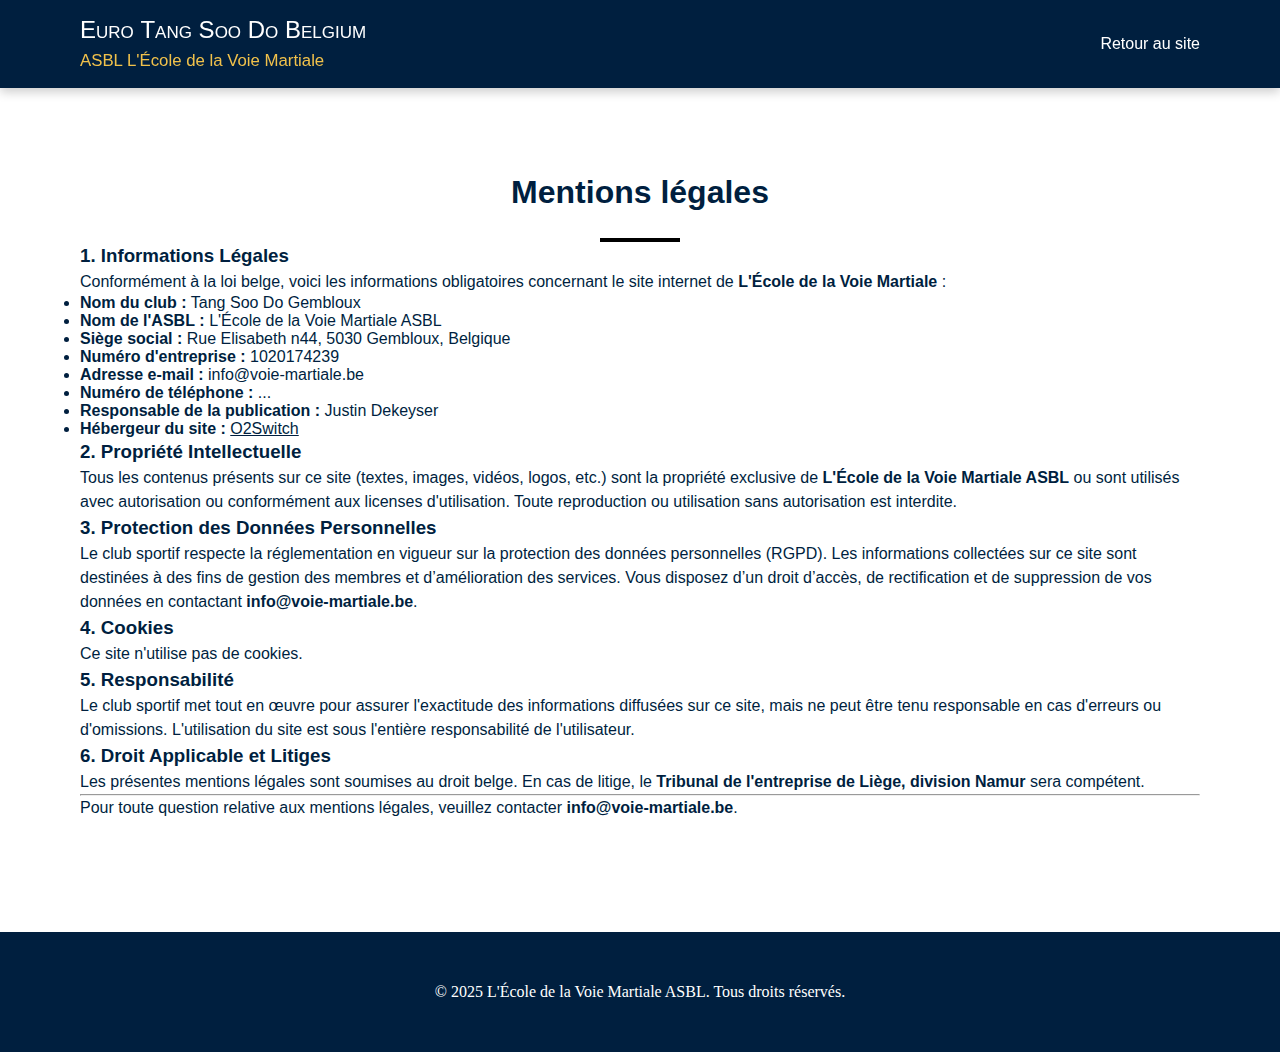
<file: src/assets/legals.htm>
<!doctype html>
<html lang="en">
  <head>
    <meta charset="UTF-8" />
    <meta name="viewport" content="width=device-width, initial-scale=1.0" />
    <title>L'École de la Voie Martiale</title>
    
    <style>
      :root {
        --blue: #001f3f; /* Deeper Blue */
        --yellow: #f0c14b; /* Orange */
        --red: #c41e3a; /* Red */
        --green: #228b22; /* Green */
        --black: #333;
        --white: #fff;
        
        --font-main: 'Segoe UI', Tahoma, Geneva, Verdana, sans-serif;
        --font-heading: 'Trebuchet MS', 'Lucida Sans Unicode', 'Lucida Grande', 'Lucida Sans', Arial, sans-serif;
        --transition: all 0.3s ease;
      }
      
      * {
        margin: 0;
        padding: 0;
        box-sizing: border-box;
      }
      
      p,h1,h2,h3 {
        line-height: 1.5em;
      }
      
      .hrule {
        margin-top: var(--hrule);
      }
      hr.hrule { visibility: hidden; }
      
      html {
        scroll-behavior: smooth;
        scroll-padding-top: 7em; /* decided as an heuristic based on the banner height */
        color: var(--blue);
      }
      
      body{
        min-width: 400px;
        overflow-x: scroll;
      }
      
      a {
        color: inherit;
        text-decoration: underline;
        
        &:hover {
          color: var(--red);
        }
      }
      
      table {
        width: 100%;
        border-collapse: collapse;
        background-color: #fff;
        box-shadow: 0 4px 16px rgba(0, 0, 0, 0.1);
      }

      th, td {
        padding: 1em;
        text-align: center;
        border: 1px solid #eee;
      }

      th {
        background-color: var(--blue);
        color: white;
        font-weight: bold;
      }

      tr:nth-child(even) {
        background-color: #f9f9f9;
      }

      .container {
        width: 90%;
        max-width: 1200px;
        margin: 0 auto;
        padding: 0 16px;
        font-family: var(--font-main);
      }
      
      .banner {
        position: sticky;
        top: 0;
        left: 0;
        width: 100%;
        z-index: 100;
        box-shadow: 0 4px 10px rgba(0, 0, 0, 0.2);
        
        background-color: var(--blue);
        color: var(--white);
        padding: 1em 0;
        
        address {
          font-size: 1.5em;
          font-style: normal;
          
          small {
            color: var(--yellow);
            font-size: 0.7em;
          }
        }
        
        /* Responsible for displaying in two columns aligned vertically */
        .container {
          align-items: center;
          justify-content: space-between;
        }
      }
      
      .footer {
        background-color: var(--blue);
        padding: 3em 1em;
        color: var(--white);
        
        .light-text-color {
          color: #cccccc;
        }
        
        a {
          text-decoration: none;
          
          &:hover {
            color: var(--yellow);
          }
        }
        
        li {
          list-style-type: none;
          margin-bottom: 1em;
        }
      }
      
      .columns {
        display: flex;
        flex-wrap: wrap;
        gap: 3em;
        
        .column {
          flex: 1;
        }
        
        .column-2 {
          flex: 2;
        }
        
        &.center{
          justify-content: center;
        }
      }
      
      .horizontal-menu {
        li {
          display: inline-block;
          margin-left: 1em;
        }
        a {
          text-decoration: none;
          position: relative;
          color: white;
          padding-bottom: 4px;

          &::after {
            content: '';
            display: inline-block;
            height: 2px;
            width: 0;
            position: absolute;
            bottom: 0;
            left: 0;
          
            transition: var(--transition);
            background-color: var(--yellow);
          }
          
          &:hover {
            color: var(--yellow);
          }
          
          &:hover::after {
            width: 100%;
          }
        }
      }
      
      .btn {
        display: inline-block;
        color: black;
        padding: 0.4em 0.8em;
        border-radius: 4px;
        cursor: pointer;
        transition: var(--transition);
        font-weight: bold;
        text-transform: uppercase;
        letter-spacing: 1px;
        border: none;
        
        &:hover {
          transform: translateY(-2px);
        }
        
        &.primary {
          background-color: var(--red);
          color: white;
          padding: 0.8em 1.4em;
          
          &:hover {
            background-color: #a01a2f;
          };
        }
        
        a {
          text-decoration: none;
        }
      }
      
      .hero {
        height: 100vh;
        display: flex;
        align-items: center;
        text-align: center;
        
        background: linear-gradient(rgba(0,10,21,0.5), rgba(0,10,21,0.3)), url("wall-paper.jpg");
        background-size: cover;
        background-position: center;
        color: var(--white);
        
        font-size: 1.2em;
        
        h1 {
          font-size: 2.5em;
        }
        
        b {
          font-size: 1.5em;
        }
      }
      
      .feature {
        border-radius: 4px;
        box-shadow: 0 4px 16px rgba(0, 0, 0, 0.2);
        padding: 1em;
        border-left: 4px solid var(--green);
      }
      
      .card {
        background-color: var(--white);
        border-radius: 8px;
        overflow: hidden;
        box-shadow: 0 4px 16px rgba(0, 0, 0, 0.1);
        flex: 1;
        min-width: 250px;
        max-width: 300px;
        border-top: 4px solid var(--green);
        
        .card-image {
          height: 200px;
          background-size: cover;
          background-position: center;
          margin-bottom: 1em;
        }
        
        .card-content {
          margin: 1em;
        }
      }
      
      .center{text-align: center;}
      
      h2 {
        text-align: center;
        font-size: 2em;
        position: relative;
        padding-bottom: 0.8em;
        
        &::after {
          content: '';
          position: absolute;
          bottom: 0;
          left: 50%;
          transform: translateX(-50%);
          width: 80px;
          height: 4px;
          background-color: black;
        }
      }
      
      .contact-form {
        min-width: 300px;
        background-color: var(--white);
        padding: 2rem;
        border-radius: 8px;
        box-shadow: 0 5px 15px rgba(0, 0, 0, 0.1);
      }
      
      .contact-info {
        min-width: 300px;
        background-color: var(--blue);
        color: var(--white);
        padding: 2rem;
        border-radius: 8px;
        
        h3 {
          color: var(--yellow);
        }
      }

      .form-group {
        margin-bottom: 1.5rem;
      }

      label {
        display: block;
        margin-bottom: 0.5rem;
        font-weight: 500;
      }

      input, select, textarea {
        width: 100%;
        padding: 0.8rem;
        border: 1px solid #ddd;
        border-radius: 5px;
        font-family: inherit;
      }

      input:focus, select:focus, textarea:focus {
        outline: none;
        border-color: var(--green);
      }
      
      .about {
        .about-features {
          display: flex;
          gap: 2em;
          flex-direction: column;
        }
      }
      .greyed {
        background-color: #f5f5f5;
        padding-top: 3em;
        padding-bottom: 3em;
      }
      
      .newsletter-form {
        display: flex;
        
        input {
          flex: 1;
          padding: 0.8rem;
          border: none;
          border-radius: 4px 0 0 4px;
        }

        button {
          border-radius: 0 4px 4px 0;
          color: inherit;
          background-color: var(--green);
        }

        button:hover {
          background-color: #1a6b1a;
        }
      }
      
      .word{
        font-variant: small-caps;
      }
      
      .timeline {
        position: relative;
        
        .timeline-slot {
          position: relative;
          width: 50%;
          padding: 16px;
          
          &.right {
            margin-left: 50%;
            
            .timeline-number {
              left: -25px;
            }
          }
          &.left {
            .timeline-number {
              right: -29px;
            }
          }
        }
        
        .container {
          border: 0px solid var(--blue);
          border-radius: 4px;
          padding: 1em;
          box-shadow: 0 4px 16px rgba(0, 0, 0, 0.2);
        }
          
        .timeline-number {
          position: absolute;
          top: 1em;
          width: 54px;
          line-height: 50px;
          font-size: 24px;
          height: 54px;
          text-align: center;
          border-radius: 50%;
          border: 2px solid var(--blue);
          background-color: var(--white);
        }
        
        &::after {
          content: '';
          width: 4px;
          background-color: var(--blue);
          height: 100%;
          position: absolute;
          left: 50%;
          top: 0;
          z-index: -1;
        }
      }
      
      .me-pfp {
        border-radius: 50%;
        box-shadow: 0 4px 16px rgba(0, 0, 0, 0.2);
        background-size: cover;
        background-position: center;
        width: 150px;
        height: 200px;
        margin: 3em auto 1em;
      }
      

      /* Responsive Design */
      @media (max-width: 768px) {
        
        .columns {
          flex-direction: column;
        }
        
        .banner {
          text-align: center;
        }
        
        #schedule {
          text-align: center;
          
          .columns .column {
            margin-left: auto;
            margin-right: auto;
          }
        }
        
        .timeline {
          .timeline-slot {
            position: relative;
            width: 100%;
          
            &.right, &.left {
              margin: 0 16px 0;
            
              .timeline-number {
                left: -41px;
              }
            }
          }
        
          &::after {
            left: 0;
          }

        }
      }

      @media (max-width: 480px) {
      }
      
      /* images */
      .image-welcome { background-image: url('./src_folders.jpg'); }
      .image-contract { background-image: url('./src_contrat.png'); }
      .image-adults{background-image: url('./src_Seminar_17.jpg');}
      .image-children{background-image: url('./src_children.jpg')}
      .image-mepfp{background-image: url('./me_dobok.png');}
    </style>
  </head>
  <body>
    <div class="banner">
      <div class="container columns">
        <div>
          <address>
            <span class="word">Euro&#160;Tang&#160;Soo&#160;Do&#160;Belgium</span><br>
            <small>ASBL L'École de la Voie Martiale</small>
          </address>
        </div>
        <nav class="horizontal-menu">
          <ul>
            <li><a href="/">Retour au site</a></li>
          </ul>
        </nav>
      </div>
    </div>

    <section id="about" class="about" data-hrule="5em">
      <div class="container">
        <h2>Mentions légales</h2>
            <h3>1. Informations Légales</h3>
        
            <p>Conformément à la loi belge, voici les informations obligatoires concernant le site
              internet de <strong>L'École de la Voie Martiale</strong> :</p>
            <ul>
                <li><strong>Nom du club&#160;:</strong> Tang Soo Do Gembloux</li>
                <li><strong>Nom de l'ASBL&#160;:</strong> L'École de la Voie Martiale ASBL</li>
                <li><strong>Siège social&#160;:</strong> Rue Elisabeth n44, 5030 Gembloux, Belgique</li>
                <li><strong>Numéro d'entreprise&#160;:</strong> 1020174239</li>
                <li><strong>Adresse e-mail&#160;:</strong> info@voie-martiale.be</li>
                <li><strong>Numéro de téléphone&#160;:</strong> ...</li>
                <li><strong>Responsable de la publication&#160;:</strong> Justin Dekeyser</li>
                <li><strong>Hébergeur du site&#160;:</strong> <a href="https://www.o2switch.fr" target="_blank">O2Switch</a></li>
            </ul>
    
            <h3>2. Propriété Intellectuelle</h3>
            <p>Tous les contenus présents sur ce site (textes, images, vidéos, logos, etc.) sont la propriété exclusive de <strong>L'École de la Voie Martiale ASBL</strong> ou sont utilisés avec autorisation ou conformément aux licenses d'utilisation. Toute reproduction ou utilisation sans autorisation est interdite.</p>
    
            <h3>3. Protection des Données Personnelles</h3>
            <p>Le club sportif respecte la réglementation en vigueur sur la protection des données personnelles (RGPD). Les informations collectées sur ce site sont destinées à des fins de gestion des membres et d’amélioration des services. Vous disposez d’un droit d’accès, de rectification et de suppression de vos données en contactant <strong>info@voie-martiale.be</strong>.</p>
    
            <h3>4. Cookies</h3>
            <p>Ce site n'utilise pas de cookies.</p>
    
            <h3>5. Responsabilité</h3>
            <p>Le club sportif met tout en œuvre pour assurer l'exactitude des informations diffusées sur ce site, mais ne peut être tenu responsable en cas d'erreurs ou d'omissions. L'utilisation du site est sous l'entière responsabilité de l'utilisateur.</p>
    
            <h3>6. Droit Applicable et Litiges</h3>
            <p>Les présentes mentions légales sont soumises au droit belge. En cas de litige, le <strong>Tribunal de l'entreprise de Liège, division Namur</strong> sera compétent.</p>
    
            <hr>
            <p>Pour toute question relative aux mentions légales, veuillez contacter <strong>info@voie-martiale.be</strong>.</p>
      </div>
    </section>
    
    <footer data-hrule="7em" class="footer">        
        <div class="center">
          <p>
            &copy; 2025 L'École de la Voie Martiale ASBL. Tous droits réservés.
          </p>
        </div>
      </div>
    </footer>

    <script>
      const hruleElements = document.querySelectorAll("*[data-hrule]");
      for(const element of hruleElements) {
        const ruleAttribute = element.getAttribute("data-hrule") || "1em";
        element.classList.add("hrule");
        element.style.setProperty("--hrule", ruleAttribute);
      }
    </script>
  </body>
</html>
</file>
<file: src/assets/style.css>
:root {
  --blue: #001f3f; /* Deeper Blue */
  --yellow: #f0c14b; /* Orange */
  --red: #c41e3a; /* Red */
  --green: #228b22; /* Green */
  --black: #333;
  --white: #fff;
  
  --font-main: 'Segoe UI', Tahoma, Geneva, Verdana, sans-serif;
  --font-heading: 'Trebuchet MS', 'Lucida Sans Unicode', 'Lucida Grande', 'Lucida Sans', Arial, sans-serif;
  --transition: all 0.3s ease;
}

* {
  margin: 0;
  padding: 0;
  box-sizing: border-box;
}

p,h1,h2,h3 {
  line-height: 1.5em;
}

.hrule {
  margin-top: var(--hrule);
}
hr.hrule { visibility: hidden; }

.text-flow {
  ul{
    margin-top: 1em;
      
    li{
      margin-left: 2em;
      margin-top: 1em;
    }
  }
  p{
    margin-top: 1em;
  }
  hr {
    margin: 1em auto 1.5em;
    width: 75%;
  }
  h2 {
    margin-bottom: 1em;
  }
  h3 {
    margin-bottom: 1em;
    margin-top: 1.5em;
  }
}

html {
  scroll-behavior: smooth;
  scroll-padding-top: 7em; /* decided as an heuristic based on the banner height */
  color: var(--blue);
}

body{
  min-width: 400px;
  overflow-x: scroll;
}

a {
  color: inherit;
  text-decoration: underline;
  
  &:hover {
    color: var(--red);
  }
}

table {
  width: 100%;
  border-collapse: collapse;
  background-color: #fff;
  box-shadow: 0 4px 16px rgba(0, 0, 0, 0.1);
}

th, td {
  padding: 1em;
  text-align: center;
  border: 1px solid #eee;
}

th {
  background-color: var(--blue);
  color: white;
  font-weight: bold;
}

tr:nth-child(even) {
  background-color: #f9f9f9;
}

.container {
  width: 90%;
  max-width: 1200px;
  margin: 0 auto;
  padding: 0 16px;
  font-family: var(--font-main);
}

.banner {
  position: fixed;
  top: 0;
  left: 0;
  width: 100%;
  z-index: 4;
  box-shadow: 0 4px 10px rgba(0, 0, 0, 0.2);
  
  background-color: var(--blue);
  color: var(--white);
  padding: 1em 0;
  
  address {
    font-size: 1.5em;
    font-style: normal;
    
    small {
      color: var(--yellow);
      font-size: 0.7em;
    }
  }
  
  /* Responsible for displaying in two columns aligned vertically */
  .container {
    align-items: center;
    justify-content: space-between;
  }
}

.footer {
  background-color: var(--blue);
  padding: 3em 1em;
  color: var(--white);
  
  .light-text-color {
    color: #cccccc;
  }
  
  a {
    text-decoration: none;
    
    &:hover {
      color: var(--yellow);
    }
  }
  
  li {
    list-style-type: none;
    margin-bottom: 1em;
  }
}

.columns {
  display: flex;
  flex-wrap: wrap;
  gap: 3em;
  
  .column {
    flex: 1;
  }
  
  .column-2 {
    flex: 2;
  }
  
  &.center{
    justify-content: center;
  }
}

.horizontal-menu {
  li {
    display: inline-block;
    margin-left: 1em;
  }
  a {
    text-decoration: none;
    position: relative;
    color: white;
    padding-bottom: 4px;

    &::after {
      content: '';
      display: inline-block;
      height: 2px;
      width: 0;
      position: absolute;
      bottom: 0;
      left: 0;
    
      transition: var(--transition);
      background-color: var(--yellow);
    }
    
    &:hover {
      color: var(--yellow);
    }
    
    &:hover::after {
      width: 100%;
    }
  }
}

.btn {
  display: inline-block;
  color: black;
  padding: 0.4em 0.8em;
  border-radius: 4px;
  cursor: pointer;
  transition: var(--transition);
  font-weight: bold;
  text-transform: uppercase;
  letter-spacing: 1px;
  border: none;
  
  &:hover {
    transform: translateY(-2px);
  }
  
  &.primary {
    background-color: var(--red);
    color: white;
    padding: 0.8em 1.4em;
    
    &:hover {
      background-color: #a01a2f;
    };
  }
  
  a {
    text-decoration: none;
  }
}

.hero {
  height: 100vh;
  display: flex;
  align-items: center;
  text-align: center;
  
  background: linear-gradient(rgba(0,10,21,0.5), rgba(0,10,21,0.3)), url("img/wall-paper.jpg");
  background-size: cover;
  background-position: center;
  color: var(--white);
  
  font-size: 1.2em;
  
  h1 {
    font-size: 2.5em;
  }
  
  b {
    font-size: 1.5em;
  }
}

.feature {
  border-radius: 4px;
  box-shadow: 0 4px 16px rgba(0, 0, 0, 0.2);
  padding: 1em;
  border-left: 4px solid var(--green);
}

.card {
  background-color: var(--white);
  border-radius: 8px;
  overflow: hidden;
  box-shadow: 0 4px 16px rgba(0, 0, 0, 0.1);
  flex: 1;
  min-width: 250px;
  max-width: 300px;
  border-top: 4px solid var(--green);
  
  .card-image {
    height: 200px;
    background-size: cover;
    background-position: center;
    margin-bottom: 1em;
  }
  
  .card-content {
    margin: 1em;
  }
}

.center{text-align: center;}

h2 {
  text-align: center;
  font-size: 2em;
  position: relative;
  padding-bottom: 0.8em;
  
  &::after {
    content: '';
    position: absolute;
    bottom: 0;
    left: 50%;
    transform: translateX(-50%);
    width: 80px;
    height: 4px;
    background-color: black;
  }
}

.contact-form {
  min-width: 300px;
  background-color: var(--white);
  padding: 2rem;
  border-radius: 8px;
  box-shadow: 0 5px 15px rgba(0, 0, 0, 0.1);
}

.contact-info {
  min-width: 300px;
  background-color: var(--blue);
  color: var(--white);
  padding: 2rem;
  border-radius: 8px;
  
  h3 {
    color: var(--yellow);
  }
}

.form-group {
  margin-bottom: 1.5rem;
}

label {
  display: block;
  margin-bottom: 0.5rem;
  font-weight: 500;
}

input, select, textarea {
  width: 100%;
  padding: 0.8rem;
  border: 1px solid #ddd;
  border-radius: 5px;
  font-family: inherit;
}

input:focus, select:focus, textarea:focus {
  outline: none;
  border-color: var(--green);
}

.about {
  .about-features {
    display: flex;
    gap: 2em;
    flex-direction: column;
  }
}
.greyed {
  background-color: #f5f5f5;
  padding-top: 3em;
  padding-bottom: 3em;
}

.newsletter-form {
  display: flex;
  
  input {
    flex: 1;
    padding: 0.8rem;
    border: none;
    border-radius: 4px 0 0 4px;
  }

  button {
    border-radius: 0 4px 4px 0;
    color: inherit;
    background-color: var(--green);
  }

  button:hover {
    background-color: #1a6b1a;
  }
}

.word{
  font-variant: small-caps;
}

.timeline {
  position: relative;
  
  .timeline-slot {
    position: relative;
    width: 50%;
    padding: 16px;
    
    &.right {
      margin-left: 50%;
      
      .timeline-number {
        left: -25px;
      }
    }
    &.left {
      .timeline-number {
        right: -29px;
      }
    }
  }
  
  .container {
    border: 0px solid var(--blue);
    border-radius: 4px;
    padding: 1em;
    box-shadow: 0 4px 16px rgba(0, 0, 0, 0.2);
  }
    
  .timeline-number {
    position: absolute;
    top: 1em;
    width: 54px;
    line-height: 50px;
    font-size: 24px;
    height: 54px;
    text-align: center;
    border-radius: 50%;
    border: 2px solid var(--blue);
    background-color: var(--white);
  }
  
  &::after {
    content: '';
    width: 4px;
    background-color: var(--blue);
    height: 100%;
    position: absolute;
    left: 50%;
    top: 0;
    z-index: -1;
  }
}

.me-pfp {
  border-radius: 50%;
  box-shadow: 0 4px 16px rgba(0, 0, 0, 0.2);
  background-size: cover;
  background-position: center;
  width: 150px;
  height: 200px;
  margin: 3em auto 1em;
}


/* Responsive Design */
@media (max-width: 768px) {
  .banner{
    position:sticky;
    text-align: center;
  }
  
  .columns {
    flex-direction: column;
  }
  
  .hero {
    height: 80vh;
  }
  
  #schedule {
    text-align: center;
    
    .columns .column {
      margin-left: auto;
      margin-right: auto;
    }
  }
  
  .timeline {
    .timeline-slot {
      position: relative;
      width: 100%;
    
      &.right, &.left {
        margin: 0 16px 0;
      
        .timeline-number {
          left: -41px;
        }
      }
    }
  
    &::after {
      left: 0;
    }

  }
}

@media (max-width: 480px) {
}

aside {
  display:none;
  
  position: fixed;
  top: 0;
  left: 0;
  height: 100vh;
  width: 100vw;
  background-color: rgba(0,0,0,0.3);
  z-index: 16;
  
  padding: 2em;
  
  .container {
    max-height: 100%;
    overflow: scroll;
    background-color: white;
    border-radius: 8px;
    box-shadow: 0 4px 16px rgba(0, 0, 0, 0.1);
    
    padding-bottom: 2em;
    padding-top: 2em;
  }
  
  &.open {
    display:initial;
  }
}

/* images */
.image-welcome { background-image: url('./img/src_folders.jpg'); }
.image-contract { background-image: url('./img/src_contrat.png'); }
.image-adults{background-image: url('./img/src_Seminar_17.jpg');}
.image-children{background-image: url('./img/src_children.jpg')}
.image-mepfp{background-image: url('./img/me_dobok.jpg');}
</file>
